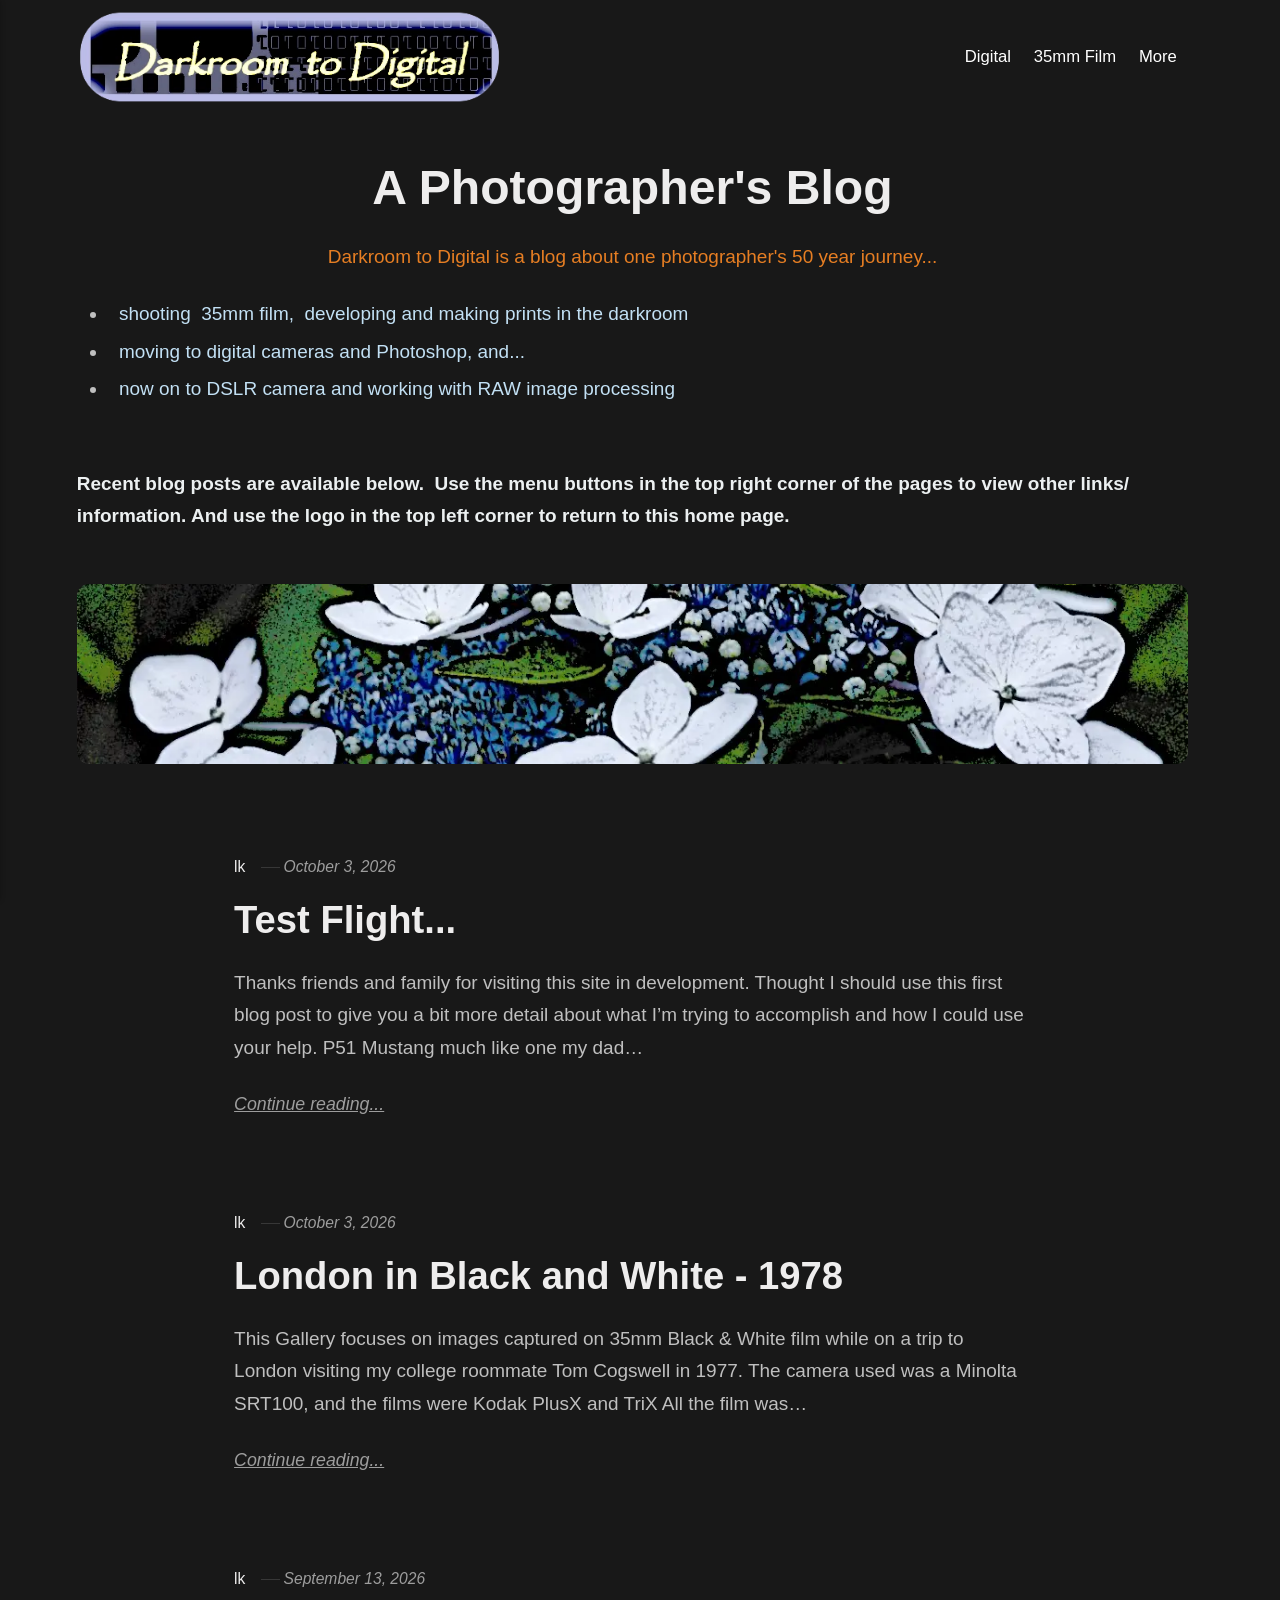
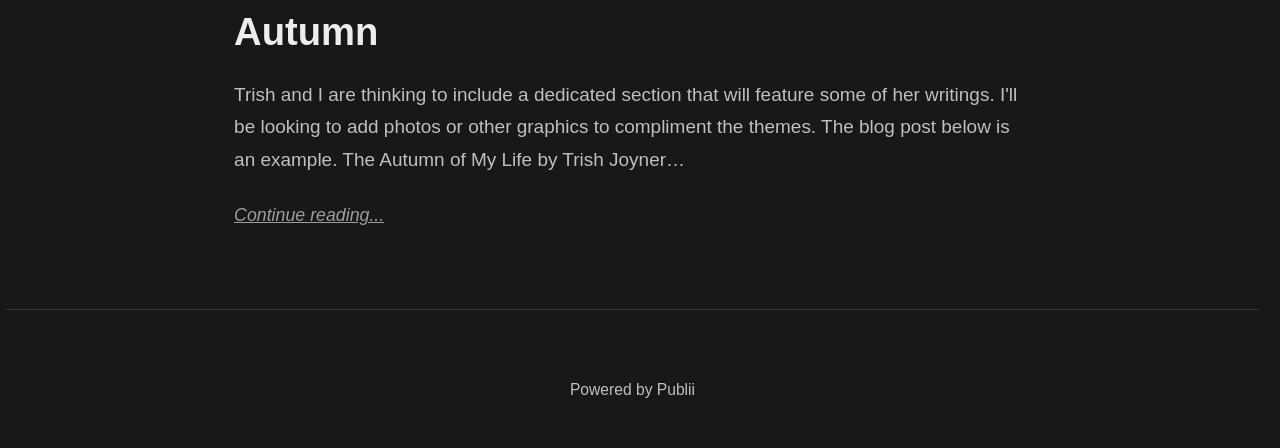
<file: index.html>
<!DOCTYPE html><html lang="en-gb"><head><meta charset="utf-8"><meta http-equiv="X-UA-Compatible" content="IE=edge"><meta name="viewport" content="width=device-width,initial-scale=1"><title>Darkroom 2 Digital</title><meta name="generator" content="Publii Open-Source CMS for Static Site"><link rel="canonical" href="https://lkjjr.github.io/D2D/"><link rel="alternate" type="application/atom+xml" href="https://lkjjr.github.io/D2D/feed.xml" title="Darkroom 2 Digital - RSS"><link rel="alternate" type="application/json" href="https://lkjjr.github.io/D2D/feed.json" title="Darkroom 2 Digital - JSON"><meta property="og:title" content="Darkroom 2 Digital"><meta property="og:image" content="https://lkjjr.github.io/D2D/media/website/logo.webp"><meta property="og:image:width" content="530"><meta property="og:image:height" content="115"><meta property="og:site_name" content="Darkroom 2 Digital"><meta property="og:description" content=""><meta property="og:url" content="https://lkjjr.github.io/D2D/"><meta property="og:type" content="website"><link rel="shortcut icon" href="https://lkjjr.github.io/D2D/media/website/favicon-32x32.png" type="image/x-icon"><link rel="stylesheet" href="https://lkjjr.github.io/D2D/assets/css/style.css?v&#x3D;982ad6829d322a3806605e0cb3ff41ea"><script type="application/ld+json">{"@context":"http://schema.org","@type":"Organization","name":"Darkroom 2 Digital","logo":"https://lkjjr.github.io/D2D/media/website/logo.webp","url":"https://lkjjr.github.io/D2D/"}</script><noscript><style>img[loading] {
                    opacity: 1;
                }</style></noscript></head><body class="home-template"><header class="top js-header"><a class="logo" href="https://lkjjr.github.io/D2D/"><img src="https://lkjjr.github.io/D2D/media/website/logo.webp" alt="Darkroom 2 Digital" width="530" height="115"></a><nav class="navbar js-navbar" aria-label="Main"><button class="navbar__toggle js-toggle" aria-label="Menu" aria-haspopup="true" aria-expanded="false"><span class="navbar__toggle-box"><span class="navbar__toggle-inner">Menu</span></span></button><ul class="navbar__menu"><li><a href="https://lkjjr.github.io/D2D/digital-galleries.html" target="_self">Digital</a></li><li><a href="https://lkjjr.github.io/D2D/35mm-galleries.html" target="_self">35mm Film</a></li><li><a href="https://lkjjr.github.io/D2D/links-and-more.html" title="More" target="_self">More</a></li></ul></nav></header><main><div class="hero"><header class="hero__content"><div class="wrapper"><h1 class="align-center">A Photographer's Blog</h1><p class="align-center"><span style="color: #e67e23;">Darkroom to Digital is a blog about one photographer's 50 year journey...</span></p><ul><li><span style="color: #c2e0f4;">shooting  35mm film,  developing and making prints in the darkroom</span></li><li><span style="color: #c2e0f4;">moving to digital cameras and Photoshop, and...</span></li><li><span style="color: #c2e0f4;">now on to DSLR camera and working with RAW image processing</span><br><br></li></ul><p class="align-left"><strong><span style="color: #ecf0f1;">Recent blog posts are available below.  Use the menu buttons in the top right corner of the pages to view other links/ information. And use the logo in the top left corner to return to this home page.</span></strong></p></div></header><figure class="hero__image"><div class="hero__image-wrapper"><img src="https://lkjjr.github.io/D2D/media/website/theme-bar.webp" srcset="https://lkjjr.github.io/D2D/media/website/responsive/theme-bar-xs.webp 640w, https://lkjjr.github.io/D2D/media/website/responsive/theme-bar-sm.webp 768w, https://lkjjr.github.io/D2D/media/website/responsive/theme-bar-md.webp 1024w, https://lkjjr.github.io/D2D/media/website/responsive/theme-bar-lg.webp 1366w, https://lkjjr.github.io/D2D/media/website/responsive/theme-bar-xl.webp 1600w, https://lkjjr.github.io/D2D/media/website/responsive/theme-bar-2xl.webp 1920w" sizes="88vw" loading="eager" width="1200" height="196" alt=""></div></figure></div><div class="wrapper feed"><article class="feed__item feed__item--centered"><div class="feed__content"><header><div class="feed__meta"><a href="https://lkjjr.github.io/D2D/authors/lk/" class="feed__author">lk</a> <time datetime="2026-10-03T10:22" class="feed__date">October 3, 2026</time></div><h2 class="feed__title"><a href="https://lkjjr.github.io/D2D/test-flight.html">Test Flight...</a></h2></header><p>Thanks friends and family for visiting this site in development. Thought I should use this first blog post to give you a bit more detail about what I’m trying to accomplish and how I could use your help. P51 Mustang much like one my dad&hellip;</p><a href="https://lkjjr.github.io/D2D/test-flight.html" class="readmore feed__readmore">Continue reading...</a></div></article><article class="feed__item feed__item--centered"><div class="feed__content"><header><div class="feed__meta"><a href="https://lkjjr.github.io/D2D/authors/lk/" class="feed__author">lk</a> <time datetime="2026-10-03T09:56" class="feed__date">October 3, 2026</time></div><h2 class="feed__title"><a href="https://lkjjr.github.io/D2D/london-in-balck-and-white-1977.html">London in Black and White - 1978</a></h2></header><p>This Gallery focuses on images captured on 35mm Black &amp; White film while on a trip to London visiting my college roommate Tom Cogswell in 1977. The camera used was a Minolta SRT100, and the films were Kodak PlusX and TriX All the film was&hellip;</p><a href="https://lkjjr.github.io/D2D/london-in-balck-and-white-1977.html" class="readmore feed__readmore">Continue reading...</a></div></article><article class="feed__item feed__item--centered"><div class="feed__content"><header><div class="feed__meta"><a href="https://lkjjr.github.io/D2D/authors/lk/" class="feed__author">lk</a> <time datetime="2026-09-13T09:35" class="feed__date">September 13, 2026</time></div><h2 class="feed__title"><a href="https://lkjjr.github.io/D2D/the-autumn-of-my-life.html">Autumn</a></h2></header><p>Trish and I are thinking to include a dedicated section that will feature some of her writings. I'll be looking to add photos or other graphics to compliment the themes. The blog post below is an example. The Autumn of My Life by Trish Joyner&hellip;</p><a href="https://lkjjr.github.io/D2D/the-autumn-of-my-life.html" class="readmore feed__readmore">Continue reading...</a></div></article></div></main><footer class="footer"><div class="wrapper"><div class="footer__copyright"><p>Powered by Publii</p></div><button id="backToTop" class="footer__bttop" aria-label="Back to top" title="Back to top"><svg width="20" height="20"><use xlink:href="https://lkjjr.github.io/D2D/assets/svg/svg-map.svg#toparrow"/></svg></button></div></footer><script defer="defer" src="https://lkjjr.github.io/D2D/assets/js/scripts.min.js?v&#x3D;548663b90e1600fd2c2dd54433d04b71"></script><script>window.publiiThemeMenuConfig={mobileMenuMode:'sidebar',animationSpeed:300,submenuWidth: 'auto',doubleClickTime:500,mobileMenuExpandableSubmenus:true,relatedContainerForOverlayMenuSelector:'.top'};</script><script>var images = document.querySelectorAll('img[loading]');
        for (var i = 0; i < images.length; i++) {
            if (images[i].complete) {
                images[i].classList.add('is-loaded');
            } else {
                images[i].addEventListener('load', function () {
                    this.classList.add('is-loaded');
                }, false);
            }
        }</script></body></html>
</file>
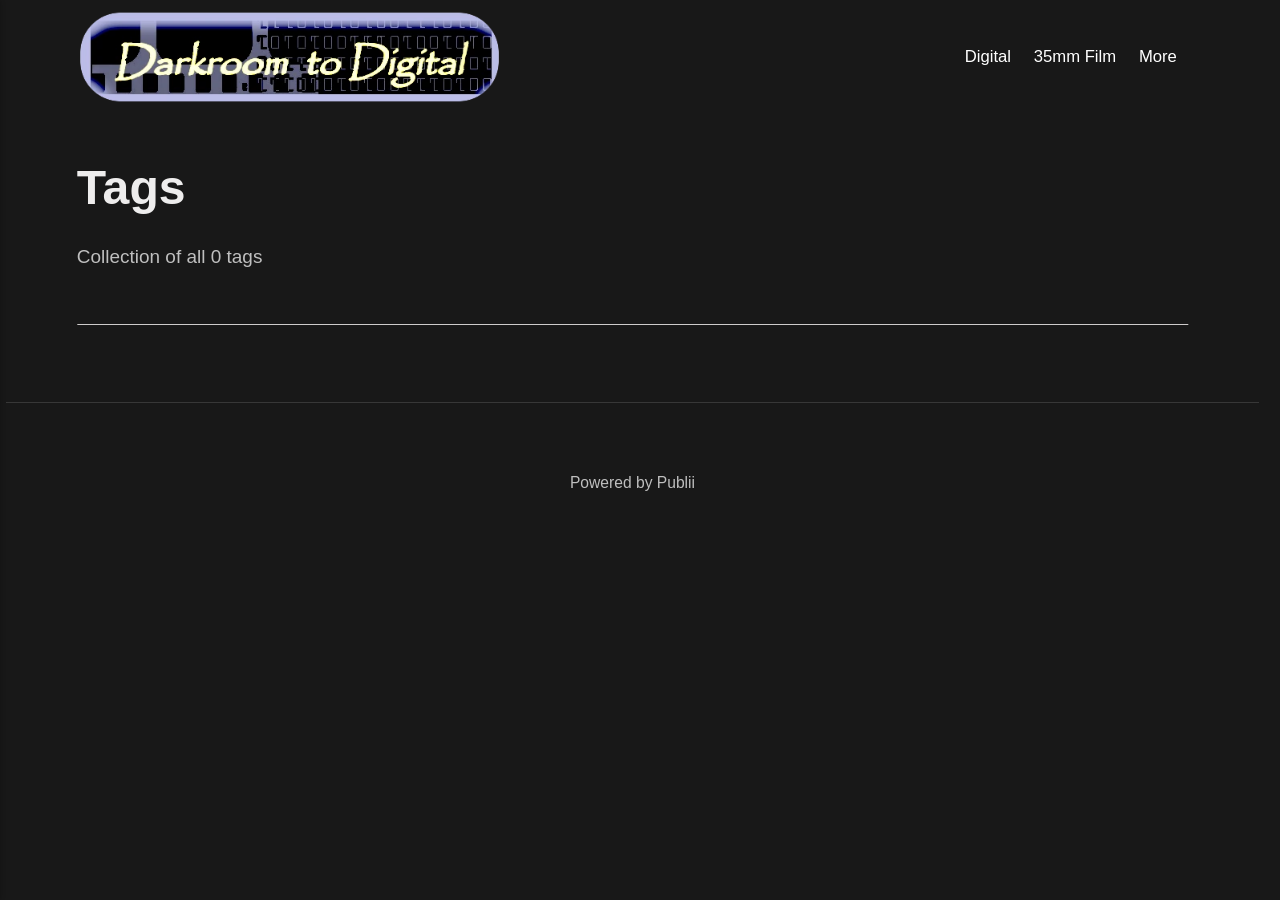
<file: tags/index.html>
<!DOCTYPE html><html lang="en-gb"><head><meta charset="utf-8"><meta http-equiv="X-UA-Compatible" content="IE=edge"><meta name="viewport" content="width=device-width,initial-scale=1"><title>All tags - Darkroom 2 Digital</title><meta name="robots" content="noindex, follow"><meta name="generator" content="Publii Open-Source CMS for Static Site"><link rel="alternate" type="application/atom+xml" href="https://lkjjr.github.io/D2D/feed.xml" title="Darkroom 2 Digital - RSS"><link rel="alternate" type="application/json" href="https://lkjjr.github.io/D2D/feed.json" title="Darkroom 2 Digital - JSON"><meta property="og:title" content="Darkroom 2 Digital"><meta property="og:image" content="https://lkjjr.github.io/D2D/media/website/logo.webp"><meta property="og:image:width" content="530"><meta property="og:image:height" content="115"><meta property="og:site_name" content="Darkroom 2 Digital"><meta property="og:description" content=""><meta property="og:url" content="https://lkjjr.github.io/D2D/tags/"><meta property="og:type" content="website"><link rel="shortcut icon" href="https://lkjjr.github.io/D2D/media/website/favicon-32x32.png" type="image/x-icon"><link rel="stylesheet" href="https://lkjjr.github.io/D2D/assets/css/style.css?v&#x3D;982ad6829d322a3806605e0cb3ff41ea"><script type="application/ld+json">{"@context":"http://schema.org","@type":"Organization","name":"Darkroom 2 Digital","logo":"https://lkjjr.github.io/D2D/media/website/logo.webp","url":"https://lkjjr.github.io/D2D/"}</script><noscript><style>img[loading] {
                    opacity: 1;
                }</style></noscript></head><body class="tags-template"><header class="top js-header"><a class="logo" href="https://lkjjr.github.io/D2D/"><img src="https://lkjjr.github.io/D2D/media/website/logo.webp" alt="Darkroom 2 Digital" width="530" height="115"></a><nav class="navbar js-navbar" aria-label="Main"><button class="navbar__toggle js-toggle" aria-label="Menu" aria-haspopup="true" aria-expanded="false"><span class="navbar__toggle-box"><span class="navbar__toggle-inner">Menu</span></span></button><ul class="navbar__menu"><li><a href="https://lkjjr.github.io/D2D/digital-galleries.html" target="_self">Digital</a></li><li><a href="https://lkjjr.github.io/D2D/35mm-galleries.html" target="_self">35mm Film</a></li><li><a href="https://lkjjr.github.io/D2D/links-and-more.html" title="More" target="_self">More</a></li></ul></nav></header><main class="page page--tags"><div class="hero hero--noimage"><header class="hero__content"><div class="wrapper"><h1>Tags</h1><p class="page__desc">Collection of all 0 tags</p></div></header></div><div class="wrapper"><ul class="feed feed--grid"></ul></div></main><footer class="footer"><div class="wrapper"><div class="footer__copyright"><p>Powered by Publii</p></div><button id="backToTop" class="footer__bttop" aria-label="Back to top" title="Back to top"><svg width="20" height="20"><use xlink:href="https://lkjjr.github.io/D2D/assets/svg/svg-map.svg#toparrow"/></svg></button></div></footer><script defer="defer" src="https://lkjjr.github.io/D2D/assets/js/scripts.min.js?v&#x3D;548663b90e1600fd2c2dd54433d04b71"></script><script>window.publiiThemeMenuConfig={mobileMenuMode:'sidebar',animationSpeed:300,submenuWidth: 'auto',doubleClickTime:500,mobileMenuExpandableSubmenus:true,relatedContainerForOverlayMenuSelector:'.top'};</script><script>var images = document.querySelectorAll('img[loading]');
        for (var i = 0; i < images.length; i++) {
            if (images[i].complete) {
                images[i].classList.add('is-loaded');
            } else {
                images[i].addEventListener('load', function () {
                    this.classList.add('is-loaded');
                }, false);
            }
        }</script></body></html>
</file>
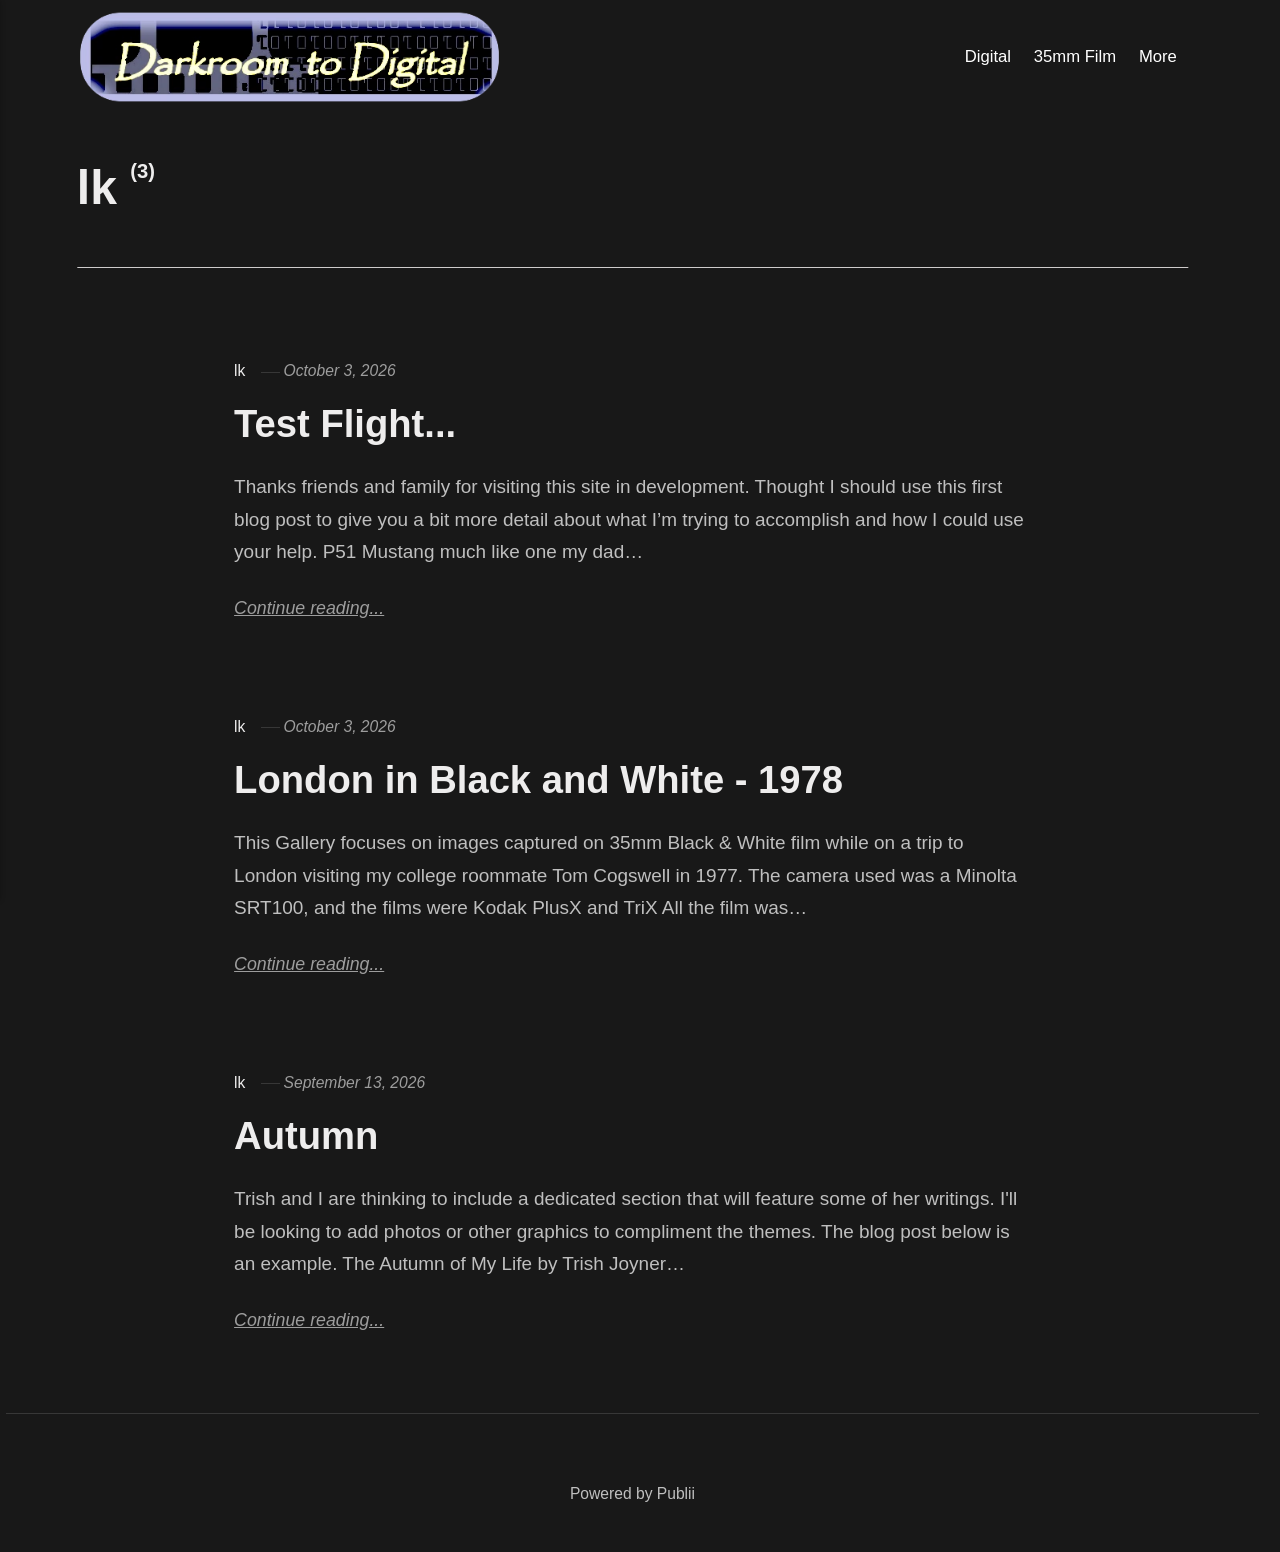
<file: authors/lk/index.html>
<!DOCTYPE html><html lang="en-gb"><head><meta charset="utf-8"><meta http-equiv="X-UA-Compatible" content="IE=edge"><meta name="viewport" content="width=device-width,initial-scale=1"><title>Author: lk - Darkroom 2 Digital</title><meta name="robots" content="noindex, follow"><meta name="generator" content="Publii Open-Source CMS for Static Site"><link rel="alternate" type="application/atom+xml" href="https://lkjjr.github.io/D2D/feed.xml" title="Darkroom 2 Digital - RSS"><link rel="alternate" type="application/json" href="https://lkjjr.github.io/D2D/feed.json" title="Darkroom 2 Digital - JSON"><meta property="og:title" content="lk"><meta property="og:image" content="https://lkjjr.github.io/D2D/media/website/logo.webp"><meta property="og:image:width" content="530"><meta property="og:image:height" content="115"><meta property="og:site_name" content="Darkroom 2 Digital"><meta property="og:description" content=""><meta property="og:url" content="https://lkjjr.github.io/D2D/authors/lk/"><meta property="og:type" content="website"><link rel="shortcut icon" href="https://lkjjr.github.io/D2D/media/website/favicon-32x32.png" type="image/x-icon"><link rel="stylesheet" href="https://lkjjr.github.io/D2D/assets/css/style.css?v&#x3D;982ad6829d322a3806605e0cb3ff41ea"><script type="application/ld+json">{"@context":"http://schema.org","@type":"Organization","name":"Darkroom 2 Digital","logo":"https://lkjjr.github.io/D2D/media/website/logo.webp","url":"https://lkjjr.github.io/D2D/"}</script><noscript><style>img[loading] {
                    opacity: 1;
                }</style></noscript></head><body class="author-template"><header class="top js-header"><a class="logo" href="https://lkjjr.github.io/D2D/"><img src="https://lkjjr.github.io/D2D/media/website/logo.webp" alt="Darkroom 2 Digital" width="530" height="115"></a><nav class="navbar js-navbar" aria-label="Main"><button class="navbar__toggle js-toggle" aria-label="Menu" aria-haspopup="true" aria-expanded="false"><span class="navbar__toggle-box"><span class="navbar__toggle-inner">Menu</span></span></button><ul class="navbar__menu"><li><a href="https://lkjjr.github.io/D2D/digital-galleries.html" target="_self">Digital</a></li><li><a href="https://lkjjr.github.io/D2D/35mm-galleries.html" target="_self">35mm Film</a></li><li><a href="https://lkjjr.github.io/D2D/links-and-more.html" title="More" target="_self">More</a></li></ul></nav></header><main class="page page--author"><div class="hero hero--noimage"><header class="hero__content"><div class="wrapper page--author__wrapper"><div><h1>lk <sup>(3)</sup></h1></div></div></header></div><div class="wrapper feed"><article class="feed__item feed__item--centered"><div class="feed__content"><header><div class="feed__meta"><a href="https://lkjjr.github.io/D2D/authors/lk/" class="feed__author">lk</a> <time datetime="2026-10-03T10:22" class="feed__date">October 3, 2026</time></div><h2 class="feed__title"><a href="https://lkjjr.github.io/D2D/test-flight.html">Test Flight...</a></h2></header><p>Thanks friends and family for visiting this site in development. Thought I should use this first blog post to give you a bit more detail about what I’m trying to accomplish and how I could use your help. P51 Mustang much like one my dad&hellip;</p><a href="https://lkjjr.github.io/D2D/test-flight.html" class="readmore feed__readmore">Continue reading...</a></div></article><article class="feed__item feed__item--centered"><div class="feed__content"><header><div class="feed__meta"><a href="https://lkjjr.github.io/D2D/authors/lk/" class="feed__author">lk</a> <time datetime="2026-10-03T09:56" class="feed__date">October 3, 2026</time></div><h2 class="feed__title"><a href="https://lkjjr.github.io/D2D/london-in-balck-and-white-1977.html">London in Black and White - 1978</a></h2></header><p>This Gallery focuses on images captured on 35mm Black &amp; White film while on a trip to London visiting my college roommate Tom Cogswell in 1977. The camera used was a Minolta SRT100, and the films were Kodak PlusX and TriX All the film was&hellip;</p><a href="https://lkjjr.github.io/D2D/london-in-balck-and-white-1977.html" class="readmore feed__readmore">Continue reading...</a></div></article><article class="feed__item feed__item--centered"><div class="feed__content"><header><div class="feed__meta"><a href="https://lkjjr.github.io/D2D/authors/lk/" class="feed__author">lk</a> <time datetime="2026-09-13T09:35" class="feed__date">September 13, 2026</time></div><h2 class="feed__title"><a href="https://lkjjr.github.io/D2D/the-autumn-of-my-life.html">Autumn</a></h2></header><p>Trish and I are thinking to include a dedicated section that will feature some of her writings. I'll be looking to add photos or other graphics to compliment the themes. The blog post below is an example. The Autumn of My Life by Trish Joyner&hellip;</p><a href="https://lkjjr.github.io/D2D/the-autumn-of-my-life.html" class="readmore feed__readmore">Continue reading...</a></div></article></div></main><footer class="footer"><div class="wrapper"><div class="footer__copyright"><p>Powered by Publii</p></div><button id="backToTop" class="footer__bttop" aria-label="Back to top" title="Back to top"><svg width="20" height="20"><use xlink:href="https://lkjjr.github.io/D2D/assets/svg/svg-map.svg#toparrow"/></svg></button></div></footer><script defer="defer" src="https://lkjjr.github.io/D2D/assets/js/scripts.min.js?v&#x3D;548663b90e1600fd2c2dd54433d04b71"></script><script>window.publiiThemeMenuConfig={mobileMenuMode:'sidebar',animationSpeed:300,submenuWidth: 'auto',doubleClickTime:500,mobileMenuExpandableSubmenus:true,relatedContainerForOverlayMenuSelector:'.top'};</script><script>var images = document.querySelectorAll('img[loading]');
        for (var i = 0; i < images.length; i++) {
            if (images[i].complete) {
                images[i].classList.add('is-loaded');
            } else {
                images[i].addEventListener('load', function () {
                    this.classList.add('is-loaded');
                }, false);
            }
        }</script></body></html>
</file>
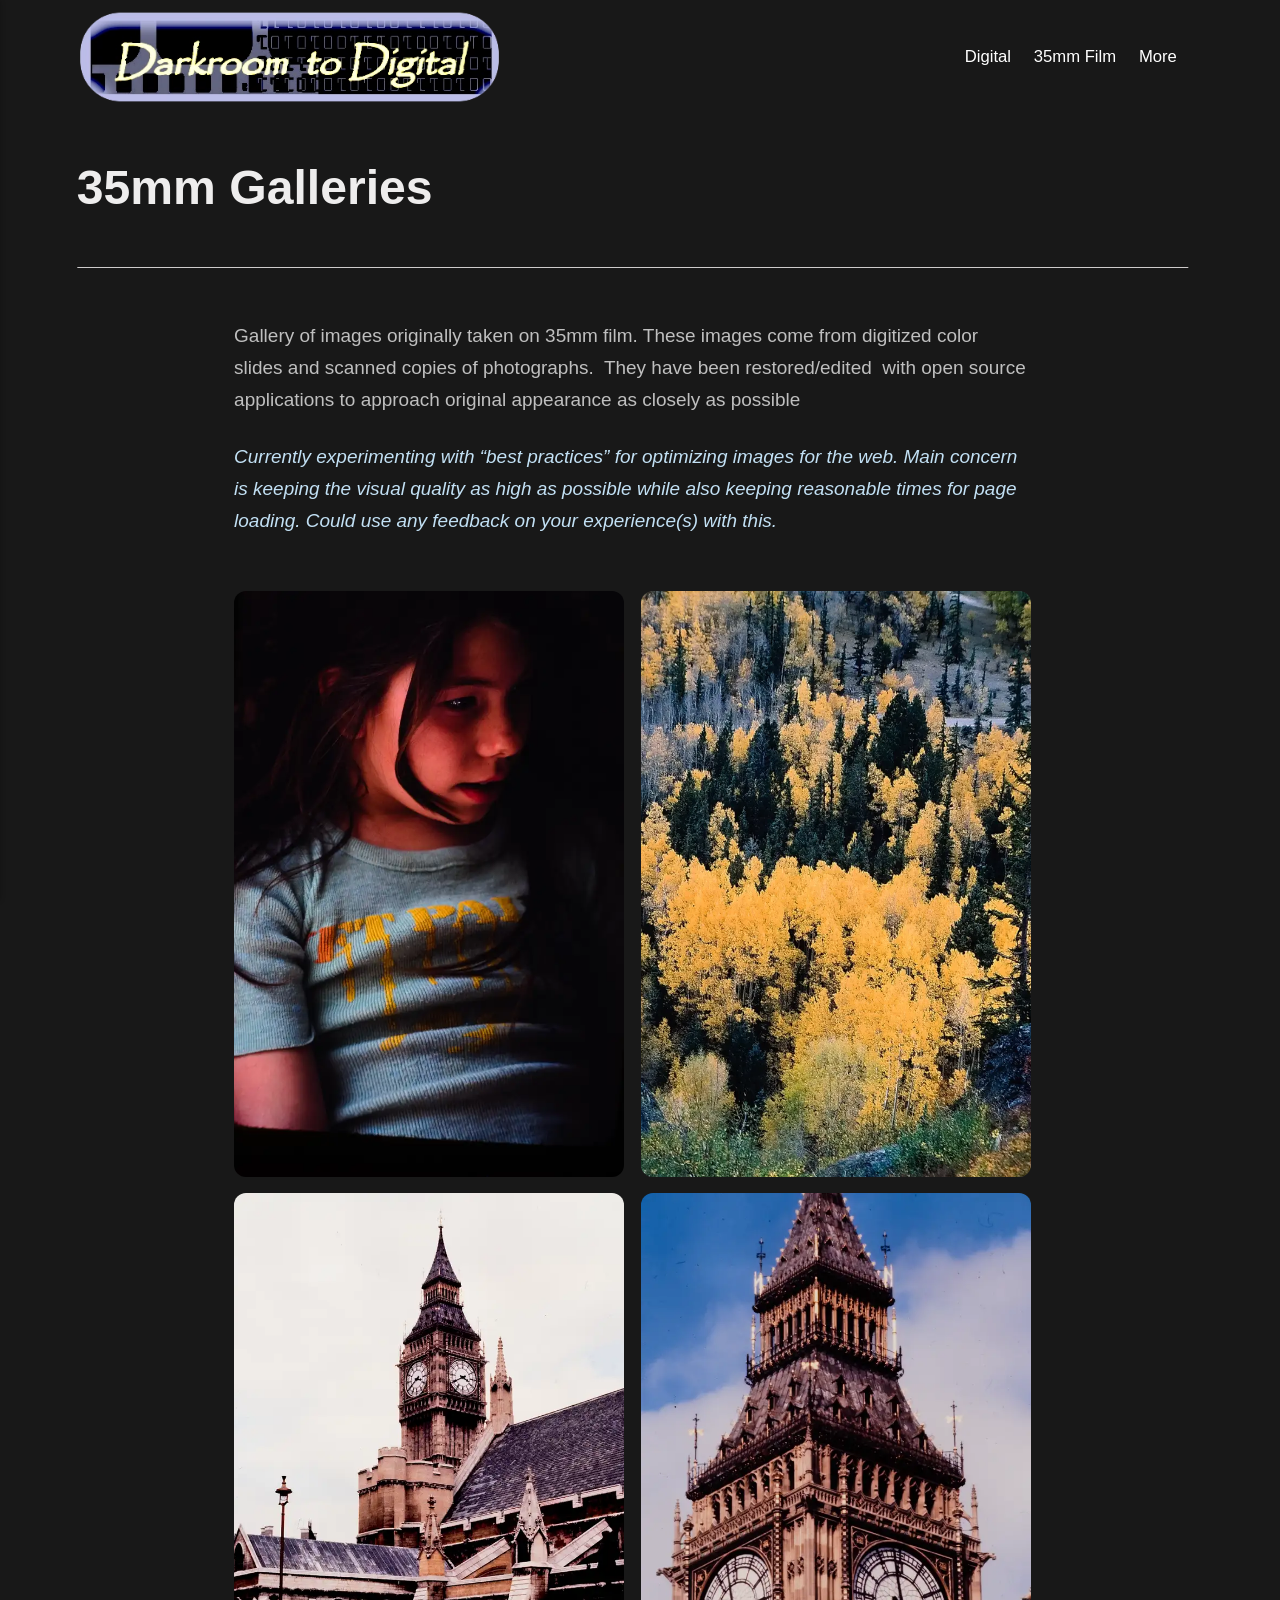
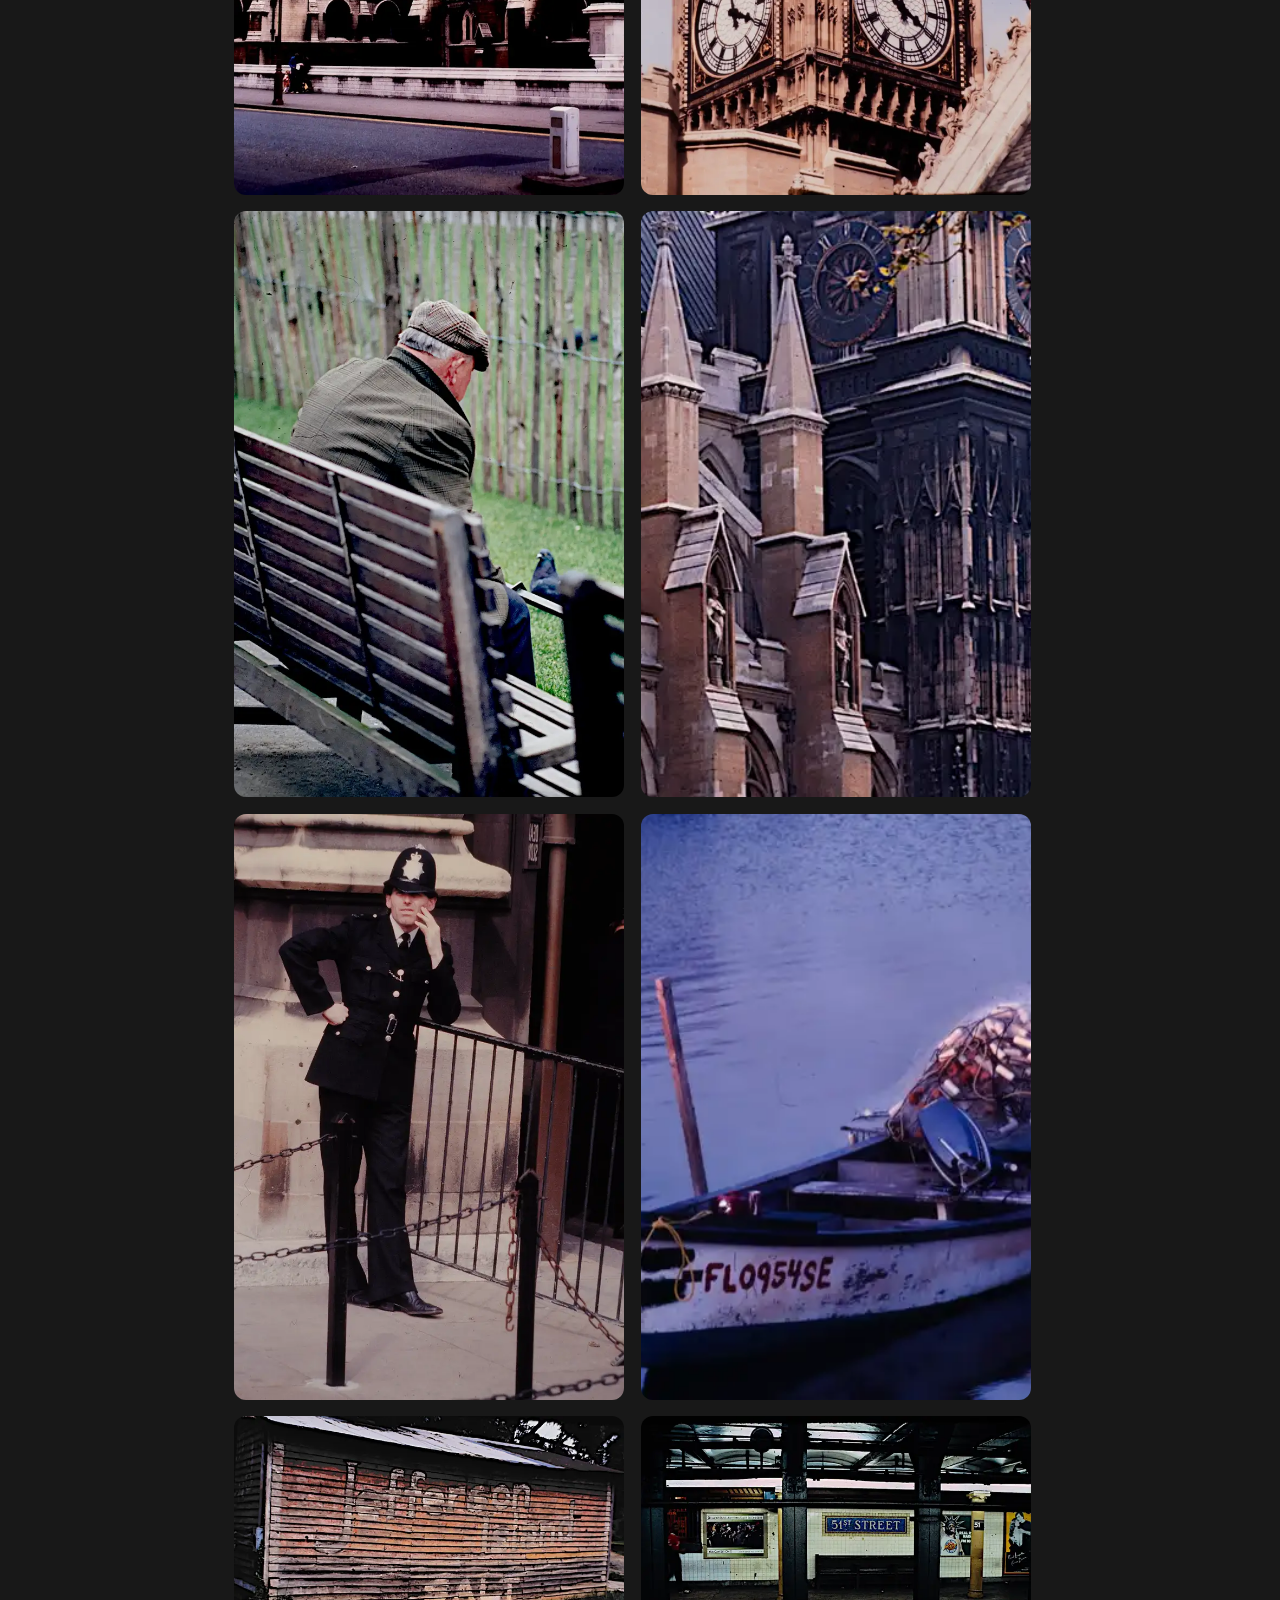
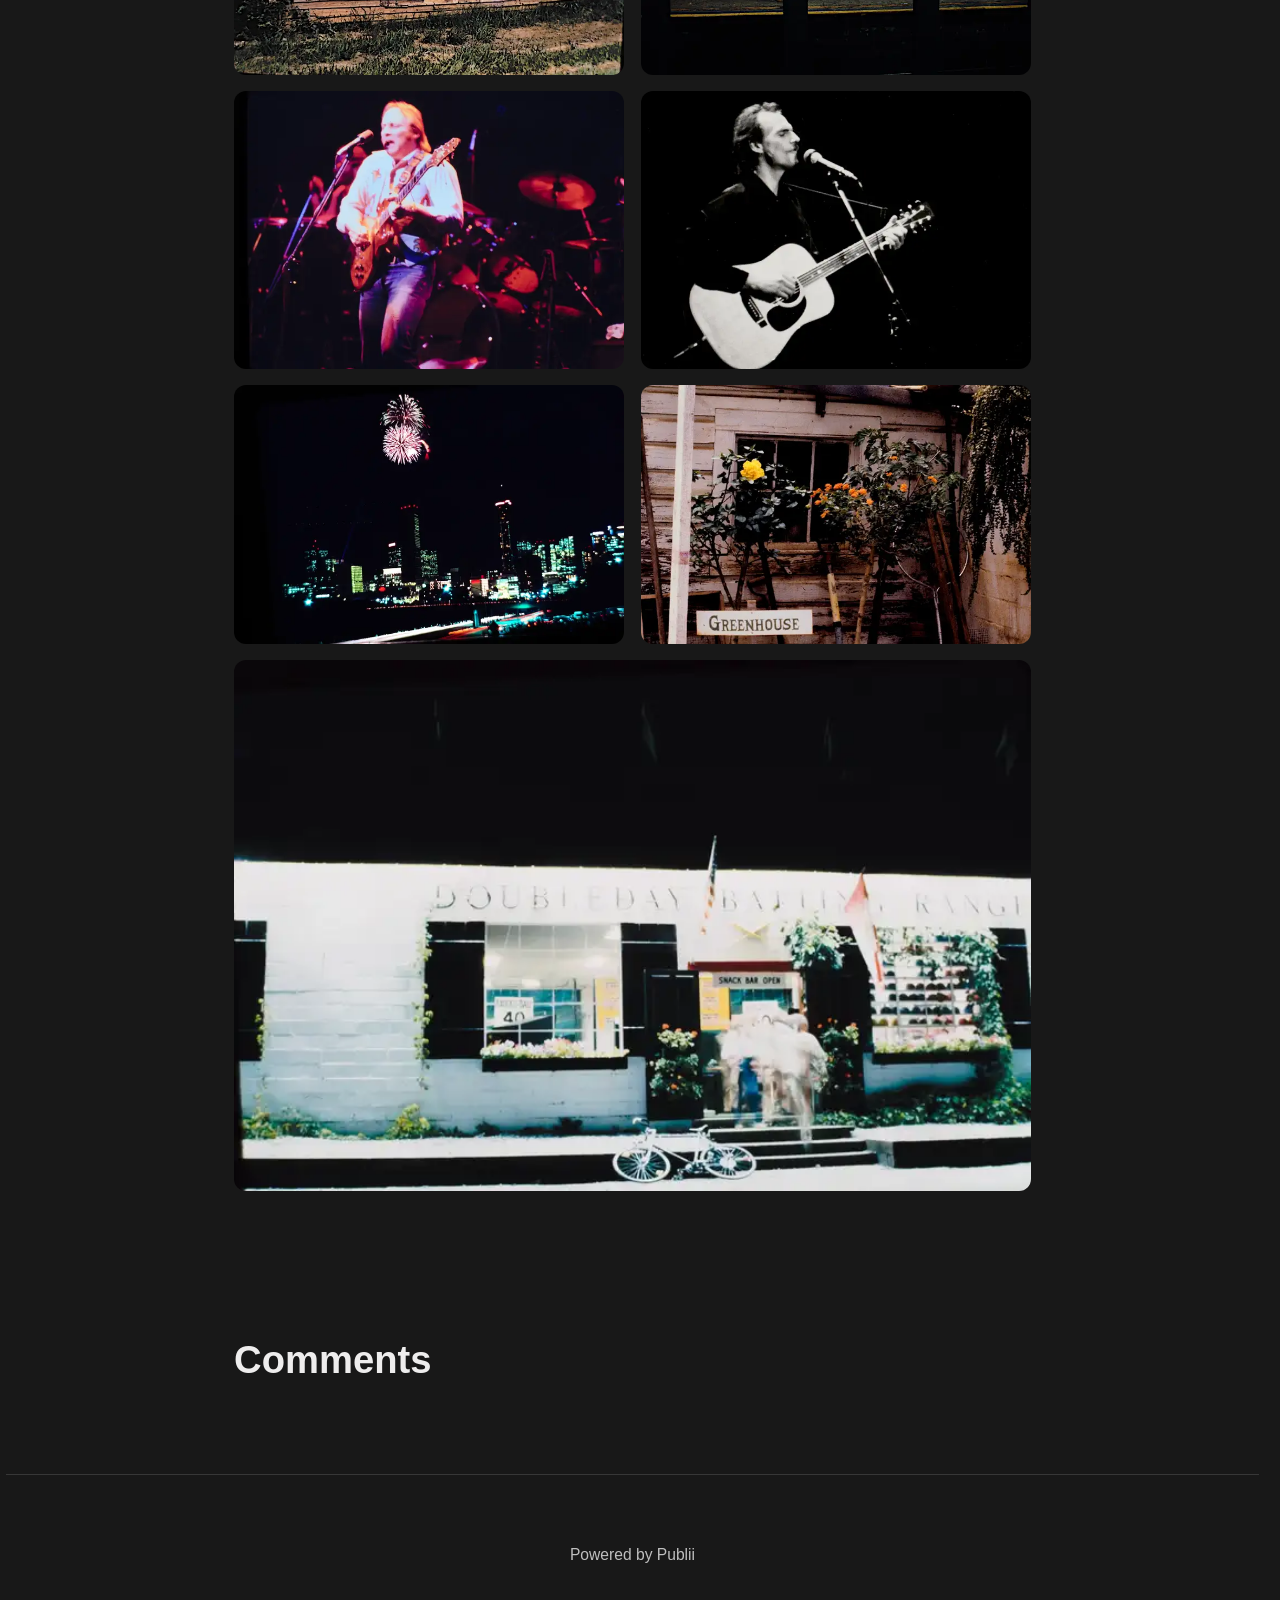
<file: 35mm-galleries.html>
<!DOCTYPE html><html lang="en-gb"><head><meta charset="utf-8"><meta http-equiv="X-UA-Compatible" content="IE=edge"><meta name="viewport" content="width=device-width,initial-scale=1"><title>35mm Galleries - Darkroom 2 Digital</title><meta name="description" content="Gallery of images originally taken on 35mm film. These images come from digitized color slides and scanned copies of photographs. They have been restored/edited with open source applications to approach original appearance as closely as possible Currently experimenting with “best practices” for optimizing images for&amp;hellip;"><meta name="generator" content="Publii Open-Source CMS for Static Site"><link rel="canonical" href="https://lkjjr.github.io/D2D/35mm-galleries.html"><link rel="alternate" type="application/atom+xml" href="https://lkjjr.github.io/D2D/feed.xml" title="Darkroom 2 Digital - RSS"><link rel="alternate" type="application/json" href="https://lkjjr.github.io/D2D/feed.json" title="Darkroom 2 Digital - JSON"><meta property="og:title" content="35mm Galleries"><meta property="og:image" content="https://lkjjr.github.io/D2D/media/website/logo.webp"><meta property="og:image:width" content="530"><meta property="og:image:height" content="115"><meta property="og:site_name" content="Darkroom 2 Digital"><meta property="og:description" content="Gallery of images originally taken on 35mm film. These images come from digitized color slides and scanned copies of photographs. They have been restored/edited with open source applications to approach original appearance as closely as possible Currently experimenting with “best practices” for optimizing images for&amp;hellip;"><meta property="og:url" content="https://lkjjr.github.io/D2D/35mm-galleries.html"><meta property="og:type" content="article"><link rel="shortcut icon" href="https://lkjjr.github.io/D2D/media/website/favicon-32x32.png" type="image/x-icon"><link rel="stylesheet" href="https://lkjjr.github.io/D2D/assets/css/style.css?v&#x3D;982ad6829d322a3806605e0cb3ff41ea"><script type="application/ld+json">{"@context":"http://schema.org","@type":"Article","mainEntityOfPage":{"@type":"WebPage","@id":"https://lkjjr.github.io/D2D/35mm-galleries.html"},"headline":"35mm Galleries","datePublished":"2026-09-30T14:16-04:00","dateModified":"2026-11-12T08:17-05:00","image":{"@type":"ImageObject","url":"https://lkjjr.github.io/D2D/media/website/logo.webp","height":115,"width":530},"description":"Gallery of images originally taken on 35mm film. These images come from digitized color slides and scanned copies of photographs. They have been restored/edited with open source applications to approach original appearance as closely as possible Currently experimenting with “best practices” for optimizing images for&hellip;","author":{"@type":"Person","name":"lk","url":"https://lkjjr.github.io/D2D/authors/lk/"},"publisher":{"@type":"Organization","name":"lk","logo":{"@type":"ImageObject","url":"https://lkjjr.github.io/D2D/media/website/logo.webp","height":115,"width":530}}}</script><noscript><style>img[loading] {
                    opacity: 1;
                }</style></noscript><link rel="stylesheet" href="https://lkjjr.github.io/D2D/media/plugins/coreLightboxGallery/photoswipe.min.css"><style>:root {
		       	 --pswp-bg: #000000;
					 --pswp-placeholder-bg: rgba(38, 40, 44, 1);
					 --pswp-ui-bg: rgba(38, 40, 44, .5);
                --pswp-ui-color: #ffffff;
                --pswp-icon-stroke-width: 1.5;
                --pswp-icon-size: 24px;
            }

				.pswp--zoomed-in .pswp__zoom-icn-bar-v {
					display: none;
				}</style></head><body class="page-template"><header class="top js-header"><a class="logo" href="https://lkjjr.github.io/D2D/"><img src="https://lkjjr.github.io/D2D/media/website/logo.webp" alt="Darkroom 2 Digital" width="530" height="115"></a><nav class="navbar js-navbar" aria-label="Main"><button class="navbar__toggle js-toggle" aria-label="Menu" aria-haspopup="true" aria-expanded="false"><span class="navbar__toggle-box"><span class="navbar__toggle-inner">Menu</span></span></button><ul class="navbar__menu"><li><a href="https://lkjjr.github.io/D2D/digital-galleries.html" target="_self">Digital</a></li><li class="active"><a href="https://lkjjr.github.io/D2D/35mm-galleries.html" target="_self">35mm Film</a></li><li><a href="https://lkjjr.github.io/D2D/links-and-more.html" title="More" target="_self">More</a></li></ul></nav></header><main class="page"><article class="content"><div class="hero hero--noimage"><header class="hero__content"><div class="wrapper"><h1>35mm Galleries</h1></div></header></div><div class="entry-wrapper content__entry"><p>Gallery of images originally taken on 35mm film. These images come from digitized color slides and scanned copies of photographs.  They have been restored/edited  with open source applications to approach original appearance as closely as possible</p><p><span style="color: #c2e0f4;"><em>Currently experimenting with “best practices” for optimizing images for the web. Main concern is keeping the visual quality as high as possible while also keeping reasonable times for page loading. Could use any feedback on your experience(s) with this.</em></span></p><div class="gallery-wrapper"><div class="gallery" data-is-empty="false" data-translation="Add images" data-columns="2"><figure class="gallery__item"><a href="https://lkjjr.github.io/D2D/media/posts/8/gallery/Michelle.webp" data-pswp-width="799" data-pswp-height="1200"><img loading="lazy" src="https://lkjjr.github.io/D2D/media/posts/8/gallery/Michelle-thumbnail.webp" alt="Michelle" width="720" height="1081"></a></figure><figure class="gallery__item"><a href="https://lkjjr.github.io/D2D/media/posts/8/gallery/aspen.webp" data-pswp-width="895" data-pswp-height="1200"><img loading="lazy" src="https://lkjjr.github.io/D2D/media/posts/8/gallery/aspen-thumbnail.webp" alt="Aspens" width="720" height="965"></a></figure><figure class="gallery__item"><a href="https://lkjjr.github.io/D2D/media/posts/8/gallery/bigben1.webp" data-pswp-width="799" data-pswp-height="1200"><img loading="lazy" src="https://lkjjr.github.io/D2D/media/posts/8/gallery/bigben1-thumbnail.webp" alt="Big Ben" width="720" height="1081"></a></figure><figure class="gallery__item"><a href="https://lkjjr.github.io/D2D/media/posts/8/gallery/bigben2.webp" data-pswp-width="778" data-pswp-height="1200"><img loading="lazy" src="https://lkjjr.github.io/D2D/media/posts/8/gallery/bigben2-thumbnail.webp" alt="Big Ben" width="720" height="1111"></a></figure><figure class="gallery__item"><a href="https://lkjjr.github.io/D2D/media/posts/8/gallery/park-bench.webp" data-pswp-width="799" data-pswp-height="1200"><img loading="lazy" src="https://lkjjr.github.io/D2D/media/posts/8/gallery/park-bench-thumbnail.webp" alt="Park Bench London" width="720" height="1081"></a></figure><figure class="gallery__item"><a href="https://lkjjr.github.io/D2D/media/posts/8/gallery/winchester.webp" data-pswp-width="1200" data-pswp-height="799"><img loading="lazy" src="https://lkjjr.github.io/D2D/media/posts/8/gallery/winchester-thumbnail.webp" alt="Winchester Cathedral (mid renovation)" width="720" height="479"></a></figure><figure class="gallery__item"><a href="https://lkjjr.github.io/D2D/media/posts/8/gallery/bobby.webp" data-pswp-width="799" data-pswp-height="1200"><img loading="lazy" src="https://lkjjr.github.io/D2D/media/posts/8/gallery/bobby-thumbnail.webp" alt="London bobby" width="720" height="1081"></a></figure><figure class="gallery__item"><a href="https://lkjjr.github.io/D2D/media/posts/8/gallery/boat.webp" data-pswp-width="1200" data-pswp-height="799"><img loading="lazy" src="https://lkjjr.github.io/D2D/media/posts/8/gallery/boat-thumbnail.webp" alt="Fishing boat" width="720" height="479"></a></figure><figure class="gallery__item"><a href="https://lkjjr.github.io/D2D/media/posts/8/gallery/salt.webp" data-pswp-width="1200" data-pswp-height="799"><img loading="lazy" src="https://lkjjr.github.io/D2D/media/posts/8/gallery/salt-thumbnail.webp" alt="Jefferson Salt" width="720" height="479"></a></figure><figure class="gallery__item"><a href="https://lkjjr.github.io/D2D/media/posts/8/gallery/subway.webp" data-pswp-width="1200" data-pswp-height="799"><img loading="lazy" src="https://lkjjr.github.io/D2D/media/posts/8/gallery/subway-thumbnail.webp" alt="NYC Subway" width="720" height="479"></a></figure><figure class="gallery__item"><a href="https://lkjjr.github.io/D2D/media/posts/8/gallery/stills.webp" data-pswp-width="1200" data-pswp-height="799"><img loading="lazy" src="https://lkjjr.github.io/D2D/media/posts/8/gallery/stills-thumbnail.webp" alt="Stephen Stills" width="720" height="479"></a></figure><figure class="gallery__item"><a href="https://lkjjr.github.io/D2D/media/posts/8/gallery/JT.webp" data-pswp-width="1200" data-pswp-height="851"><img loading="lazy" src="https://lkjjr.github.io/D2D/media/posts/8/gallery/JT-thumbnail.webp" alt="James Taylor" width="720" height="511"></a></figure><figure class="gallery__item"><a href="https://lkjjr.github.io/D2D/media/posts/8/gallery/fireworks.webp" data-pswp-width="1200" data-pswp-height="799"><img loading="lazy" src="https://lkjjr.github.io/D2D/media/posts/8/gallery/fireworks-thumbnail.webp" alt="Atlanta Skyline w/fireworks" width="720" height="479"></a></figure><figure class="gallery__item"><a href="https://lkjjr.github.io/D2D/media/posts/8/gallery/greenhouse.webp" data-pswp-width="1200" data-pswp-height="680"><img loading="lazy" src="https://lkjjr.github.io/D2D/media/posts/8/gallery/greenhouse-thumbnail.webp" alt="Garden shed" width="720" height="408"></a></figure><figure class="gallery__item"><a href="https://lkjjr.github.io/D2D/media/posts/8/gallery/doubleday.webp" data-pswp-width="1200" data-pswp-height="799"><img loading="lazy" src="https://lkjjr.github.io/D2D/media/posts/8/gallery/doubleday-thumbnail.webp" alt="Doubleday Batting Range, Cooperstown NY" width="720" height="479"></a></figure></div></div></div></article><div class="content__comments"><div class="entry-wrapper"><div class="comments"><div class="comments-wrapper"><h2>Comments</h2><div id="echothread" data-echothread-comments="" data-api-key="SxR-hz58ZSLhL2H374EnqhXuR4dEr_gXBNNVcfQqB1Y" data-accent-color="#4f46e5" data-auth-button-style="labelled" data-font-size="14px" data-radius="8px" data-mobile-gap="6px" data-mobile-avatar-size="28px" data-identifier="page-8" data-page-url="https://lkjjr.github.io/D2D/35mm-galleries.html" data-page-title="35mm Galleries" data-font="system"></div><noscript>Turn on JavaScript to view and post comments.</noscript></div></div><script>(function () {
				var target = document.querySelector('#echothread[data-echothread-comments]');
				var loadEchoThread = function () {
					if (document.querySelector('script[data-echothread-comments-loader], script[src="https://cdn.echothread.io/widget.js"]')) {
						return;
					}

					var script = document.createElement('script');
					script.async = true;
					script.src = 'https://cdn.echothread.io/widget.js';
					script.setAttribute('data-echothread-comments-loader', '');
					(document.head || document.body).appendChild(script);
				};

				if (true && target && 'IntersectionObserver' in window) {
					var observer = new IntersectionObserver(function (entries) {
						for (var i = 0; i < entries.length; i++) {
							if (entries[i].isIntersecting) {
								observer.disconnect();
								loadEchoThread();
								break;
							}
						}
					}, { rootMargin: '200px 0px' });

					observer.observe(target);
				} else {
					loadEchoThread();
				}
			}());</script></div></div></main><footer class="footer"><div class="wrapper"><div class="footer__copyright"><p>Powered by Publii</p></div><button id="backToTop" class="footer__bttop" aria-label="Back to top" title="Back to top"><svg width="20" height="20"><use xlink:href="https://lkjjr.github.io/D2D/assets/svg/svg-map.svg#toparrow"/></svg></button></div></footer><script defer="defer" src="https://lkjjr.github.io/D2D/assets/js/scripts.min.js?v&#x3D;548663b90e1600fd2c2dd54433d04b71"></script><script>window.publiiThemeMenuConfig={mobileMenuMode:'sidebar',animationSpeed:300,submenuWidth: 'auto',doubleClickTime:500,mobileMenuExpandableSubmenus:true,relatedContainerForOverlayMenuSelector:'.top'};</script><script>var images = document.querySelectorAll('img[loading]');
        for (var i = 0; i < images.length; i++) {
            if (images[i].complete) {
                images[i].classList.add('is-loaded');
            } else {
                images[i].addEventListener('load', function () {
                    this.classList.add('is-loaded');
                }, false);
            }
        }</script><script type="module">import PhotoSwipeLightbox from "https://lkjjr.github.io/D2D/media/plugins/coreLightboxGallery/photoswipe-lightbox.esm.min.js";
				 const galleries = document.querySelectorAll('.gallery');
				 galleries.forEach(gallery => {
					  const lightboxOptions = {"children":"figure","mainClass":"pswp--custom-bg","showHideAnimationType":"zoom","showAnimationDuration":333,"hideAnimationDuration":333,"easing":"cubic-bezier(.4,0,.22,1)","initialZoomLevel":"fit","secondaryZoomLevel":"fill","imageClickAction":"zoom-or-close","spacing":0.1,"loop":true,"wheelToZoom":true,"escKey":true,"arrowKeys":true,"padding":{"top":0,"bottom":0,"left":0,"right":0},"arrowPrev":true,"arrowNext":true,"close":true,"zoom":true,"counter":true,"preload":[1,2],"bgOpacity":0.6,"closeTitle":"Close","zoomTitle":"Zoom","arrowPrevTitle":"Previous","arrowNextTitle":"Next","errorMsg":"The image cannot be loaded","indexIndicatorSep":" / ","arrowPrevSVG":"\u003Csvg viewBox=\"0 0 24 24\" stroke=\"currentColor\" stroke-linecap=\"round\" stroke-linejoin=\"round\" fill=\"none\" class=\"pswp__icn\" aria-hidden=\"true\"\u003E\u003Cpath d=\"M21 12L3 12M3 12L11.5 3.5M3 12L11.5 20.5\"\u003E\u003C/path\u003E\u003C/svg\u003E","arrowNextSVG":"\u003Csvg viewBox=\"0 0 24 24\" stroke=\"currentColor\" stroke-linecap=\"round\" stroke-linejoin=\"round\" fill=\"none\" class=\"pswp__icn\" aria-hidden=\"true\"\u003E\u003Cpath d=\"M21 12L3 12M3 12L11.5 3.5M3 12L11.5 20.5\"\u003E\u003C/path\u003E\u003C/svg\u003E","closeSVG":"\u003Csvg viewBox=\"0 0 24 24\" stroke=\"currentColor\" stroke-linecap=\"round\" stroke-linejoin=\"round\" fill=\"none\" class=\"pswp__icn\" aria-hidden=\"true\"\u003E\u003Cpath d=\"M6.75827 17.2426L12.0009 12M17.2435 6.75736L12.0009 12M12.0009 12L6.75827 6.75736M12.0009 12L17.2435 17.2426\"\u003E\u003C/path\u003E\u003C/svg\u003E","zoomSVG":"\u003Csvg viewBox=\"0 0 24 24\" fill=\"none\" stroke=\"currentColor\" stroke-linecap=\"round\" stroke-linejoin=\"round\" class=\"pswp__icn\" aria-hidden=\"true\"\u003E\u003Cpath d=\"M8 11H14\"\u003E\u003C/path\u003E\u003Cpath class=\"pswp__zoom-icn-bar-v\" d=\"M11 8V14\"\u003E\u003C/path\u003E\u003Cpath d=\"M17 17L21 21\"\u003E\u003C/path\u003E\u003Cpath d=\"M3 11C3 15.4183 6.58172 19 11 19C13.213 19 15.2161 18.1015 16.6644 16.6493C18.1077 15.2022 19 13.2053 19 11C19 6.58172 15.4183 3 11 3C6.58172 3 3 6.58172 3 11Z\"\u003E\u003C/path\u003E\u003C/svg\u003E"};
					  lightboxOptions.gallery = gallery;
					  lightboxOptions.pswpModule = () => import("https://lkjjr.github.io/D2D/media/plugins/coreLightboxGallery/photoswipe.esm.min.js");
					  const lightbox = new PhotoSwipeLightbox(lightboxOptions);
					  
				 lightbox.on('uiRegister', () => {
					  
				 lightbox.pswp.ui.registerElement({
					  name: 'custom-caption',
					  order: 9,
					  isButton: false,
					  appendTo: 'root',
					  html: '',
					  onInit: (el, pswp) => {
							pswp.on('change', () => {
								 const currSlideElement = pswp.currSlide.data.element.closest('figure');
								 let captionHTML = '';
								 if (currSlideElement) {
									  const figCaption = currSlideElement.querySelector('figcaption');
									  if (figCaption) {
											captionHTML = figCaption.innerHTML;
									  } else {
											captionHTML = currSlideElement.querySelector('img')?.getAttribute('alt') || '';
									  }
								 }
								 if (captionHTML.trim()) {
									  el.innerHTML = captionHTML;
									  el.classList.remove('hidden-caption-content'); 
								 } else {
									  el.innerHTML = '';
									  el.classList.add('hidden-caption-content'); 
								 }
							});
					  }
				 });
			
				 });
			
					  
			 lightbox.on('afterInit', () => {
				  const dialog = lightbox.pswp?.element;
				  if (dialog) {
						dialog.setAttribute('aria-modal', 'true');
						dialog.setAttribute('aria-label', "Image gallery");
				  }
			 });
		
					  lightbox.init();
				 });</script></body></html>
</file>
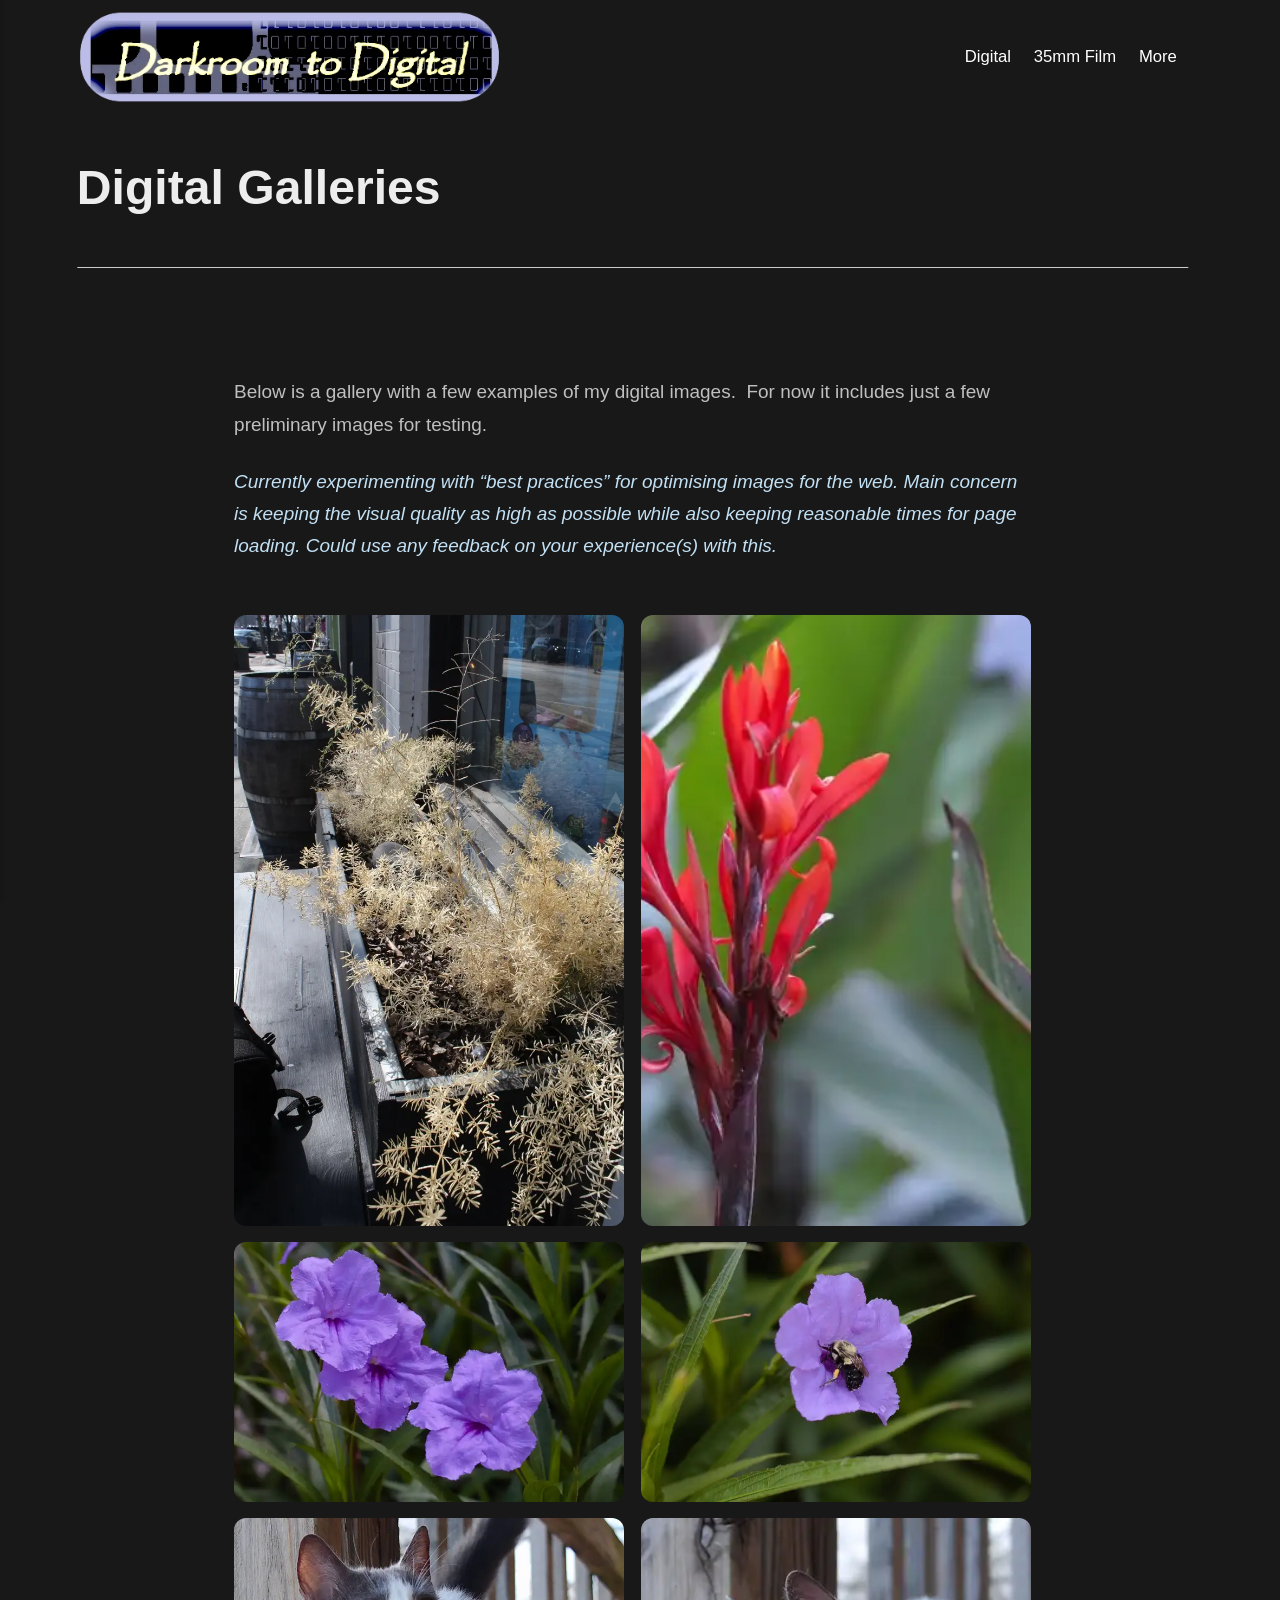
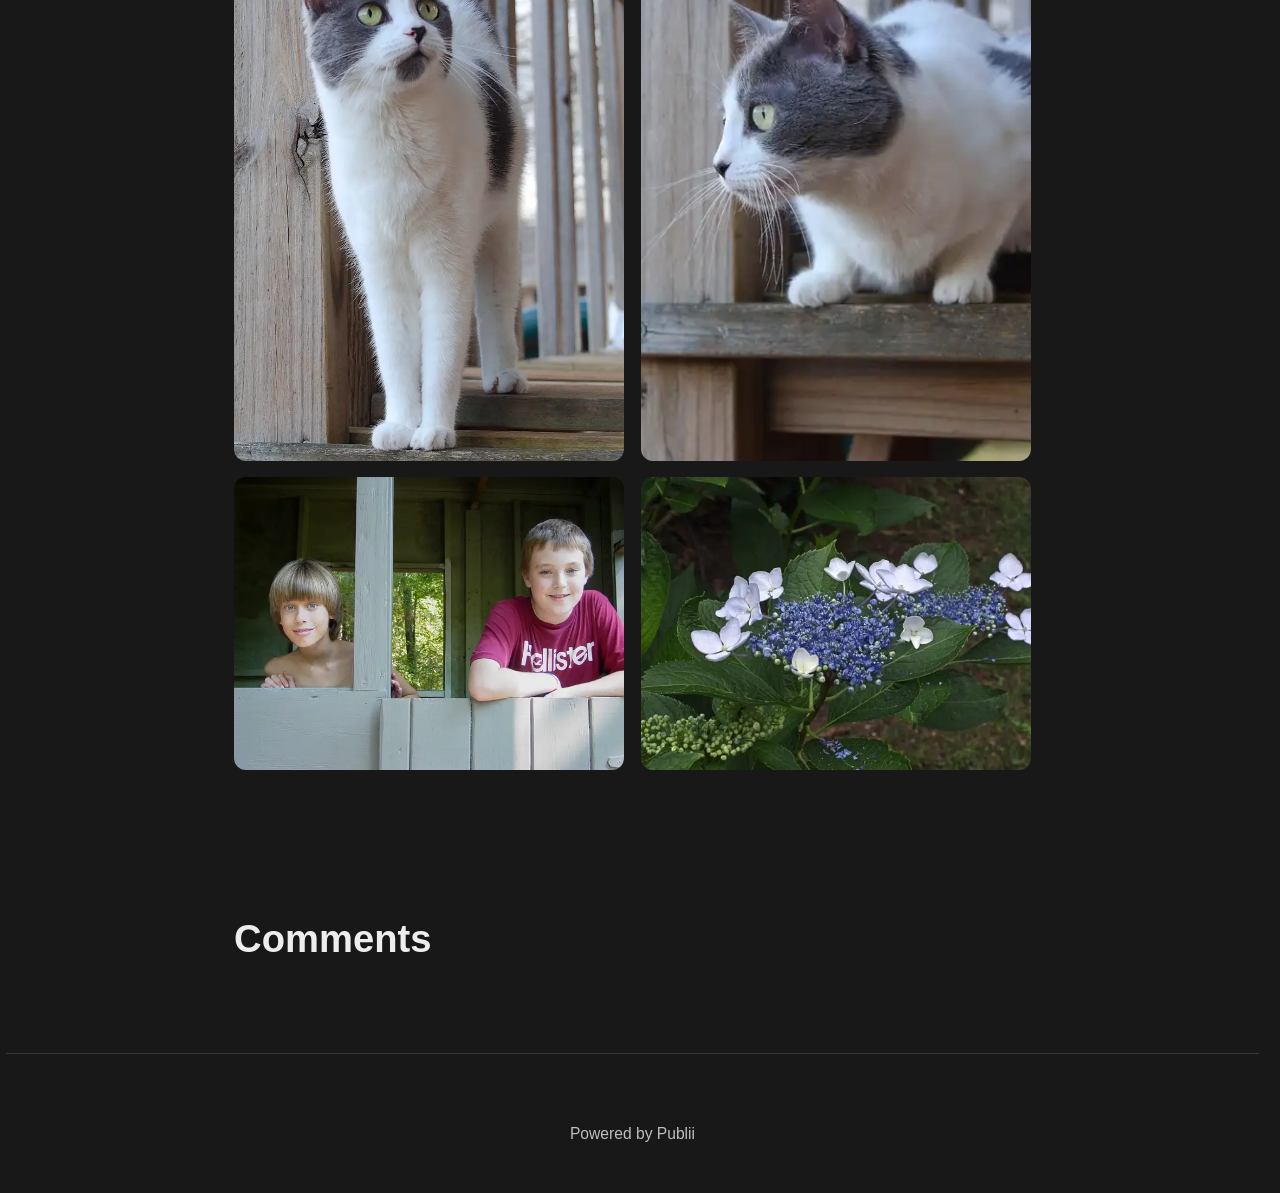
<file: digital-galleries.html>
<!DOCTYPE html><html lang="en-gb"><head><meta charset="utf-8"><meta http-equiv="X-UA-Compatible" content="IE=edge"><meta name="viewport" content="width=device-width,initial-scale=1"><title>Digital Galleries - Darkroom 2 Digital</title><meta name="description" content="Below is a gallery with a few examples of my digital images. For now it includes just a few preliminary images for testing. Currently experimenting with “best practices” for optimising images for the web. Main concern is keeping the visual quality as high as possible&amp;hellip;"><meta name="generator" content="Publii Open-Source CMS for Static Site"><link rel="canonical" href="https://lkjjr.github.io/D2D/digital-galleries.html"><link rel="alternate" type="application/atom+xml" href="https://lkjjr.github.io/D2D/feed.xml" title="Darkroom 2 Digital - RSS"><link rel="alternate" type="application/json" href="https://lkjjr.github.io/D2D/feed.json" title="Darkroom 2 Digital - JSON"><meta property="og:title" content="Digital Galleries"><meta property="og:image" content="https://lkjjr.github.io/D2D/media/website/logo.webp"><meta property="og:image:width" content="530"><meta property="og:image:height" content="115"><meta property="og:site_name" content="Darkroom 2 Digital"><meta property="og:description" content="Below is a gallery with a few examples of my digital images. For now it includes just a few preliminary images for testing. Currently experimenting with “best practices” for optimising images for the web. Main concern is keeping the visual quality as high as possible&amp;hellip;"><meta property="og:url" content="https://lkjjr.github.io/D2D/digital-galleries.html"><meta property="og:type" content="article"><link rel="shortcut icon" href="https://lkjjr.github.io/D2D/media/website/favicon-32x32.png" type="image/x-icon"><link rel="stylesheet" href="https://lkjjr.github.io/D2D/assets/css/style.css?v&#x3D;982ad6829d322a3806605e0cb3ff41ea"><script type="application/ld+json">{"@context":"http://schema.org","@type":"Article","mainEntityOfPage":{"@type":"WebPage","@id":"https://lkjjr.github.io/D2D/digital-galleries.html"},"headline":"Digital Galleries","datePublished":"2026-09-30T14:15-04:00","dateModified":"2026-11-12T08:17-05:00","image":{"@type":"ImageObject","url":"https://lkjjr.github.io/D2D/media/website/logo.webp","height":115,"width":530},"description":"Below is a gallery with a few examples of my digital images. For now it includes just a few preliminary images for testing. Currently experimenting with “best practices” for optimising images for the web. Main concern is keeping the visual quality as high as possible&hellip;","author":{"@type":"Person","name":"lk","url":"https://lkjjr.github.io/D2D/authors/lk/"},"publisher":{"@type":"Organization","name":"lk","logo":{"@type":"ImageObject","url":"https://lkjjr.github.io/D2D/media/website/logo.webp","height":115,"width":530}}}</script><noscript><style>img[loading] {
                    opacity: 1;
                }</style></noscript><link rel="stylesheet" href="https://lkjjr.github.io/D2D/media/plugins/coreLightboxGallery/photoswipe.min.css"><style>:root {
		       	 --pswp-bg: #000000;
					 --pswp-placeholder-bg: rgba(38, 40, 44, 1);
					 --pswp-ui-bg: rgba(38, 40, 44, .5);
                --pswp-ui-color: #ffffff;
                --pswp-icon-stroke-width: 1.5;
                --pswp-icon-size: 24px;
            }

				.pswp--zoomed-in .pswp__zoom-icn-bar-v {
					display: none;
				}</style></head><body class="page-template"><header class="top js-header"><a class="logo" href="https://lkjjr.github.io/D2D/"><img src="https://lkjjr.github.io/D2D/media/website/logo.webp" alt="Darkroom 2 Digital" width="530" height="115"></a><nav class="navbar js-navbar" aria-label="Main"><button class="navbar__toggle js-toggle" aria-label="Menu" aria-haspopup="true" aria-expanded="false"><span class="navbar__toggle-box"><span class="navbar__toggle-inner">Menu</span></span></button><ul class="navbar__menu"><li class="active"><a href="https://lkjjr.github.io/D2D/digital-galleries.html" target="_self">Digital</a></li><li><a href="https://lkjjr.github.io/D2D/35mm-galleries.html" target="_self">35mm Film</a></li><li><a href="https://lkjjr.github.io/D2D/links-and-more.html" title="More" target="_self">More</a></li></ul></nav></header><main class="page"><article class="content"><div class="hero hero--noimage"><header class="hero__content"><div class="wrapper"><h1>Digital Galleries</h1></div></header></div><div class="entry-wrapper content__entry"><p class="align-center"> </p><p class="align-left">Below is a gallery with a few examples of my digital images.  For now it includes just a few preliminary images for testing.  </p><p><span style="color: #c2e0f4;"><em>Currently experimenting with “best practices” for optimising images for the web. Main concern is keeping the visual quality as high as possible while also keeping reasonable times for page loading. Could use any feedback on your experience(s) with this.</em></span></p><div class="gallery-wrapper"><div class="gallery" data-is-empty="false" data-translation="Add images" data-columns="2"><figure class="gallery__item"><a href="https://lkjjr.github.io/D2D/media/posts/7/gallery/winter_planter.webp" data-pswp-width="767" data-pswp-height="1200"><img loading="lazy" src="https://lkjjr.github.io/D2D/media/posts/7/gallery/winter_planter-thumbnail.webp" alt="Winter planter" width="720" height="1126"></a></figure><figure class="gallery__item"><a href="https://lkjjr.github.io/D2D/media/posts/7/gallery/canna-lily2.webp" data-pswp-width="1200" data-pswp-height="810"><img loading="lazy" src="https://lkjjr.github.io/D2D/media/posts/7/gallery/canna-lily2-thumbnail.webp" alt="Cana Lily" width="720" height="486"></a></figure><figure class="gallery__item"><a href="https://lkjjr.github.io/D2D/media/posts/7/gallery/mexican_petunias.webp" data-pswp-width="1200" data-pswp-height="786"><img loading="lazy" src="https://lkjjr.github.io/D2D/media/posts/7/gallery/mexican_petunias-thumbnail.webp" alt="Mexican Petunia" width="720" height="472"></a></figure><figure class="gallery__item"><a href="https://lkjjr.github.io/D2D/media/posts/7/gallery/pollenate.webp" data-pswp-width="1200" data-pswp-height="799"><img loading="lazy" src="https://lkjjr.github.io/D2D/media/posts/7/gallery/pollenate-thumbnail.webp" alt="Pollenate" width="720" height="479"></a></figure><figure class="gallery__item"><a href="https://lkjjr.github.io/D2D/media/posts/7/gallery/Luna1.webp" data-pswp-width="862" data-pswp-height="1200"><img loading="lazy" src="https://lkjjr.github.io/D2D/media/posts/7/gallery/Luna1-thumbnail.webp" alt="Luna 1" width="720" height="1002"></a></figure><figure class="gallery__item"><a href="https://lkjjr.github.io/D2D/media/posts/7/gallery/Luna2.webp" data-pswp-width="1200" data-pswp-height="945"><img loading="lazy" src="https://lkjjr.github.io/D2D/media/posts/7/gallery/Luna2-thumbnail.webp" alt="Luna 2" width="720" height="567"></a></figure><figure class="gallery__item"><a href="https://lkjjr.github.io/D2D/media/posts/7/gallery/Kelley-Davis.webp" data-pswp-width="1200" data-pswp-height="900"><img loading="lazy" src="https://lkjjr.github.io/D2D/media/posts/7/gallery/Kelley-Davis-thumbnail.webp" alt="Kelley and Davis" width="720" height="540"></a></figure><figure class="gallery__item"><a href="https://lkjjr.github.io/D2D/media/posts/7/gallery/Hydrangea.webp" data-pswp-width="1200" data-pswp-height="777"><img loading="lazy" src="https://lkjjr.github.io/D2D/media/posts/7/gallery/Hydrangea-thumbnail.webp" alt="Hydrangea" width="720" height="466"></a></figure></div></div></div></article><div class="content__comments"><div class="entry-wrapper"><div class="comments"><div class="comments-wrapper"><h2>Comments</h2><div id="echothread" data-echothread-comments="" data-api-key="SxR-hz58ZSLhL2H374EnqhXuR4dEr_gXBNNVcfQqB1Y" data-accent-color="#4f46e5" data-auth-button-style="labelled" data-font-size="14px" data-radius="8px" data-mobile-gap="6px" data-mobile-avatar-size="28px" data-identifier="page-7" data-page-url="https://lkjjr.github.io/D2D/digital-galleries.html" data-page-title="Digital Galleries" data-font="system"></div><noscript>Turn on JavaScript to view and post comments.</noscript></div></div><script>(function () {
				var target = document.querySelector('#echothread[data-echothread-comments]');
				var loadEchoThread = function () {
					if (document.querySelector('script[data-echothread-comments-loader], script[src="https://cdn.echothread.io/widget.js"]')) {
						return;
					}

					var script = document.createElement('script');
					script.async = true;
					script.src = 'https://cdn.echothread.io/widget.js';
					script.setAttribute('data-echothread-comments-loader', '');
					(document.head || document.body).appendChild(script);
				};

				if (true && target && 'IntersectionObserver' in window) {
					var observer = new IntersectionObserver(function (entries) {
						for (var i = 0; i < entries.length; i++) {
							if (entries[i].isIntersecting) {
								observer.disconnect();
								loadEchoThread();
								break;
							}
						}
					}, { rootMargin: '200px 0px' });

					observer.observe(target);
				} else {
					loadEchoThread();
				}
			}());</script></div></div></main><footer class="footer"><div class="wrapper"><div class="footer__copyright"><p>Powered by Publii</p></div><button id="backToTop" class="footer__bttop" aria-label="Back to top" title="Back to top"><svg width="20" height="20"><use xlink:href="https://lkjjr.github.io/D2D/assets/svg/svg-map.svg#toparrow"/></svg></button></div></footer><script defer="defer" src="https://lkjjr.github.io/D2D/assets/js/scripts.min.js?v&#x3D;548663b90e1600fd2c2dd54433d04b71"></script><script>window.publiiThemeMenuConfig={mobileMenuMode:'sidebar',animationSpeed:300,submenuWidth: 'auto',doubleClickTime:500,mobileMenuExpandableSubmenus:true,relatedContainerForOverlayMenuSelector:'.top'};</script><script>var images = document.querySelectorAll('img[loading]');
        for (var i = 0; i < images.length; i++) {
            if (images[i].complete) {
                images[i].classList.add('is-loaded');
            } else {
                images[i].addEventListener('load', function () {
                    this.classList.add('is-loaded');
                }, false);
            }
        }</script><script type="module">import PhotoSwipeLightbox from "https://lkjjr.github.io/D2D/media/plugins/coreLightboxGallery/photoswipe-lightbox.esm.min.js";
				 const galleries = document.querySelectorAll('.gallery');
				 galleries.forEach(gallery => {
					  const lightboxOptions = {"children":"figure","mainClass":"pswp--custom-bg","showHideAnimationType":"zoom","showAnimationDuration":333,"hideAnimationDuration":333,"easing":"cubic-bezier(.4,0,.22,1)","initialZoomLevel":"fit","secondaryZoomLevel":"fill","imageClickAction":"zoom-or-close","spacing":0.1,"loop":true,"wheelToZoom":true,"escKey":true,"arrowKeys":true,"padding":{"top":0,"bottom":0,"left":0,"right":0},"arrowPrev":true,"arrowNext":true,"close":true,"zoom":true,"counter":true,"preload":[1,2],"bgOpacity":0.6,"closeTitle":"Close","zoomTitle":"Zoom","arrowPrevTitle":"Previous","arrowNextTitle":"Next","errorMsg":"The image cannot be loaded","indexIndicatorSep":" / ","arrowPrevSVG":"\u003Csvg viewBox=\"0 0 24 24\" stroke=\"currentColor\" stroke-linecap=\"round\" stroke-linejoin=\"round\" fill=\"none\" class=\"pswp__icn\" aria-hidden=\"true\"\u003E\u003Cpath d=\"M21 12L3 12M3 12L11.5 3.5M3 12L11.5 20.5\"\u003E\u003C/path\u003E\u003C/svg\u003E","arrowNextSVG":"\u003Csvg viewBox=\"0 0 24 24\" stroke=\"currentColor\" stroke-linecap=\"round\" stroke-linejoin=\"round\" fill=\"none\" class=\"pswp__icn\" aria-hidden=\"true\"\u003E\u003Cpath d=\"M21 12L3 12M3 12L11.5 3.5M3 12L11.5 20.5\"\u003E\u003C/path\u003E\u003C/svg\u003E","closeSVG":"\u003Csvg viewBox=\"0 0 24 24\" stroke=\"currentColor\" stroke-linecap=\"round\" stroke-linejoin=\"round\" fill=\"none\" class=\"pswp__icn\" aria-hidden=\"true\"\u003E\u003Cpath d=\"M6.75827 17.2426L12.0009 12M17.2435 6.75736L12.0009 12M12.0009 12L6.75827 6.75736M12.0009 12L17.2435 17.2426\"\u003E\u003C/path\u003E\u003C/svg\u003E","zoomSVG":"\u003Csvg viewBox=\"0 0 24 24\" fill=\"none\" stroke=\"currentColor\" stroke-linecap=\"round\" stroke-linejoin=\"round\" class=\"pswp__icn\" aria-hidden=\"true\"\u003E\u003Cpath d=\"M8 11H14\"\u003E\u003C/path\u003E\u003Cpath class=\"pswp__zoom-icn-bar-v\" d=\"M11 8V14\"\u003E\u003C/path\u003E\u003Cpath d=\"M17 17L21 21\"\u003E\u003C/path\u003E\u003Cpath d=\"M3 11C3 15.4183 6.58172 19 11 19C13.213 19 15.2161 18.1015 16.6644 16.6493C18.1077 15.2022 19 13.2053 19 11C19 6.58172 15.4183 3 11 3C6.58172 3 3 6.58172 3 11Z\"\u003E\u003C/path\u003E\u003C/svg\u003E"};
					  lightboxOptions.gallery = gallery;
					  lightboxOptions.pswpModule = () => import("https://lkjjr.github.io/D2D/media/plugins/coreLightboxGallery/photoswipe.esm.min.js");
					  const lightbox = new PhotoSwipeLightbox(lightboxOptions);
					  
				 lightbox.on('uiRegister', () => {
					  
				 lightbox.pswp.ui.registerElement({
					  name: 'custom-caption',
					  order: 9,
					  isButton: false,
					  appendTo: 'root',
					  html: '',
					  onInit: (el, pswp) => {
							pswp.on('change', () => {
								 const currSlideElement = pswp.currSlide.data.element.closest('figure');
								 let captionHTML = '';
								 if (currSlideElement) {
									  const figCaption = currSlideElement.querySelector('figcaption');
									  if (figCaption) {
											captionHTML = figCaption.innerHTML;
									  } else {
											captionHTML = currSlideElement.querySelector('img')?.getAttribute('alt') || '';
									  }
								 }
								 if (captionHTML.trim()) {
									  el.innerHTML = captionHTML;
									  el.classList.remove('hidden-caption-content'); 
								 } else {
									  el.innerHTML = '';
									  el.classList.add('hidden-caption-content'); 
								 }
							});
					  }
				 });
			
				 });
			
					  
			 lightbox.on('afterInit', () => {
				  const dialog = lightbox.pswp?.element;
				  if (dialog) {
						dialog.setAttribute('aria-modal', 'true');
						dialog.setAttribute('aria-label', "Image gallery");
				  }
			 });
		
					  lightbox.init();
				 });</script></body></html>
</file>
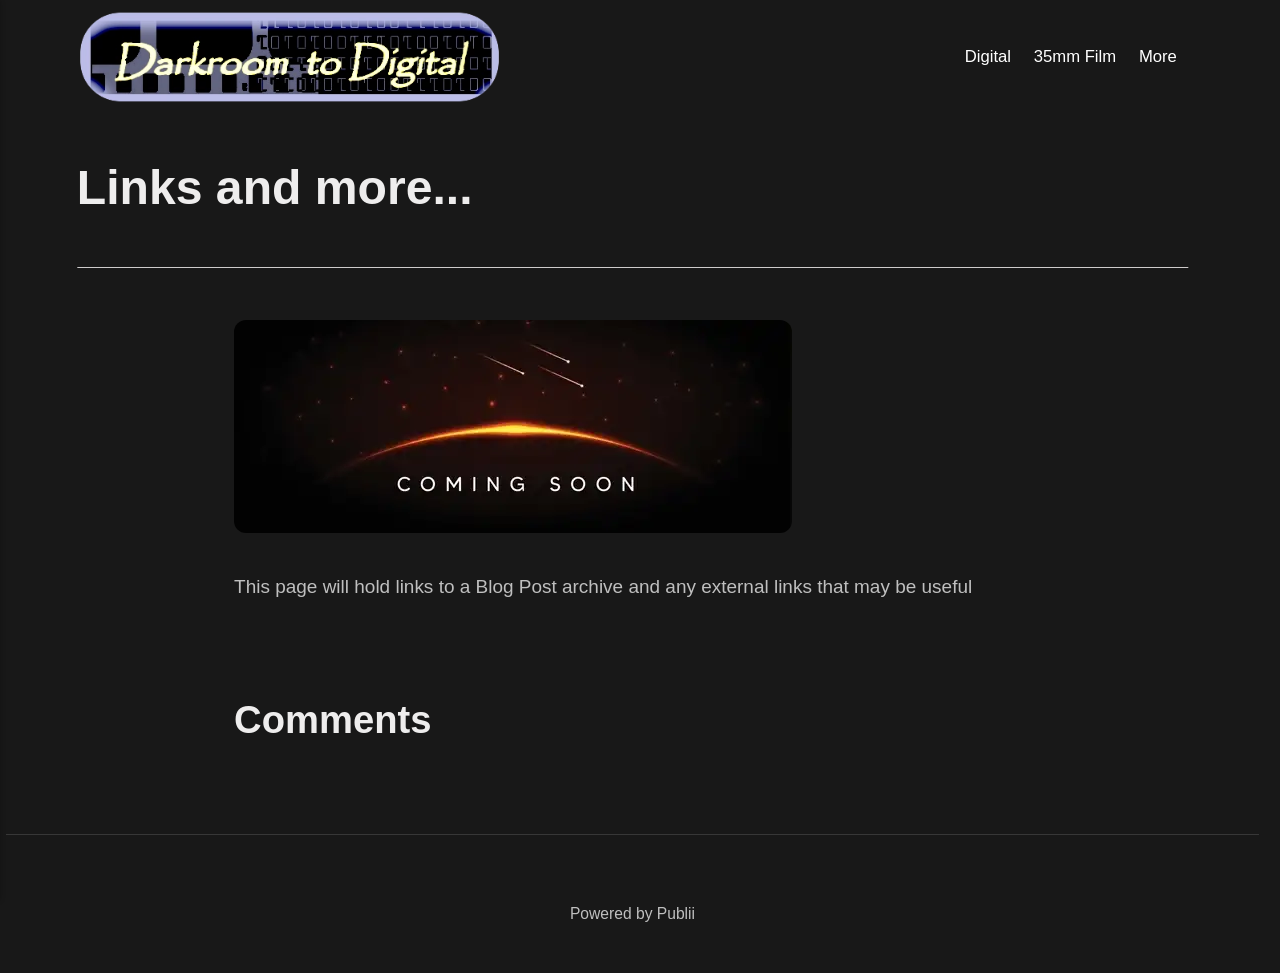
<file: links-and-more.html>
<!DOCTYPE html><html lang="en-gb"><head><meta charset="utf-8"><meta http-equiv="X-UA-Compatible" content="IE=edge"><meta name="viewport" content="width=device-width,initial-scale=1"><title>Links and more... - Darkroom 2 Digital</title><meta name="description" content="This page will hold links to a Blog Post archive and any external links that may be useful"><meta name="generator" content="Publii Open-Source CMS for Static Site"><link rel="canonical" href="https://lkjjr.github.io/D2D/links-and-more.html"><link rel="alternate" type="application/atom+xml" href="https://lkjjr.github.io/D2D/feed.xml" title="Darkroom 2 Digital - RSS"><link rel="alternate" type="application/json" href="https://lkjjr.github.io/D2D/feed.json" title="Darkroom 2 Digital - JSON"><meta property="og:title" content="Links and more..."><meta property="og:image" content="https://lkjjr.github.io/D2D/media/website/logo.webp"><meta property="og:image:width" content="530"><meta property="og:image:height" content="115"><meta property="og:site_name" content="Darkroom 2 Digital"><meta property="og:description" content="This page will hold links to a Blog Post archive and any external links that may be useful"><meta property="og:url" content="https://lkjjr.github.io/D2D/links-and-more.html"><meta property="og:type" content="article"><link rel="shortcut icon" href="https://lkjjr.github.io/D2D/media/website/favicon-32x32.png" type="image/x-icon"><link rel="stylesheet" href="https://lkjjr.github.io/D2D/assets/css/style.css?v&#x3D;982ad6829d322a3806605e0cb3ff41ea"><script type="application/ld+json">{"@context":"http://schema.org","@type":"Article","mainEntityOfPage":{"@type":"WebPage","@id":"https://lkjjr.github.io/D2D/links-and-more.html"},"headline":"Links and more...","datePublished":"2026-10-03T11:20-04:00","dateModified":"2026-11-12T08:18-05:00","image":{"@type":"ImageObject","url":"https://lkjjr.github.io/D2D/media/website/logo.webp","height":115,"width":530},"description":"This page will hold links to a Blog Post archive and any external links that may be useful","author":{"@type":"Person","name":"lk","url":"https://lkjjr.github.io/D2D/authors/lk/"},"publisher":{"@type":"Organization","name":"lk","logo":{"@type":"ImageObject","url":"https://lkjjr.github.io/D2D/media/website/logo.webp","height":115,"width":530}}}</script><noscript><style>img[loading] {
                    opacity: 1;
                }</style></noscript></head><body class="page-template"><header class="top js-header"><a class="logo" href="https://lkjjr.github.io/D2D/"><img src="https://lkjjr.github.io/D2D/media/website/logo.webp" alt="Darkroom 2 Digital" width="530" height="115"></a><nav class="navbar js-navbar" aria-label="Main"><button class="navbar__toggle js-toggle" aria-label="Menu" aria-haspopup="true" aria-expanded="false"><span class="navbar__toggle-box"><span class="navbar__toggle-inner">Menu</span></span></button><ul class="navbar__menu"><li><a href="https://lkjjr.github.io/D2D/digital-galleries.html" target="_self">Digital</a></li><li><a href="https://lkjjr.github.io/D2D/35mm-galleries.html" target="_self">35mm Film</a></li><li class="active"><a href="https://lkjjr.github.io/D2D/links-and-more.html" title="More" target="_self">More</a></li></ul></nav></header><main class="page"><article class="content"><div class="hero hero--noimage"><header class="hero__content"><div class="wrapper"><h1>Links and more...</h1></div></header></div><div class="entry-wrapper content__entry"><figure class="post__image"><img loading="lazy" src="https://lkjjr.github.io/D2D/media/posts/11/coming-soon.webp" alt="" width="558" height="213" sizes="(max-width: 1920px) 100vw, 1920px" srcset="https://lkjjr.github.io/D2D/media/posts/11/responsive/coming-soon-xs.webp 640w, https://lkjjr.github.io/D2D/media/posts/11/responsive/coming-soon-sm.webp 768w, https://lkjjr.github.io/D2D/media/posts/11/responsive/coming-soon-md.webp 1024w, https://lkjjr.github.io/D2D/media/posts/11/responsive/coming-soon-lg.webp 1366w, https://lkjjr.github.io/D2D/media/posts/11/responsive/coming-soon-xl.webp 1600w, https://lkjjr.github.io/D2D/media/posts/11/responsive/coming-soon-2xl.webp 1920w"></figure><p>This page will hold links to a Blog Post archive and any external links that may be useful</p></div></article><div class="content__comments"><div class="entry-wrapper"><div class="comments"><div class="comments-wrapper"><h2>Comments</h2><div id="echothread" data-echothread-comments="" data-api-key="SxR-hz58ZSLhL2H374EnqhXuR4dEr_gXBNNVcfQqB1Y" data-accent-color="#4f46e5" data-auth-button-style="labelled" data-font-size="14px" data-radius="8px" data-mobile-gap="6px" data-mobile-avatar-size="28px" data-identifier="page-11" data-page-url="https://lkjjr.github.io/D2D/links-and-more.html" data-page-title="Links and more..." data-font="system"></div><noscript>Turn on JavaScript to view and post comments.</noscript></div></div><script>(function () {
				var target = document.querySelector('#echothread[data-echothread-comments]');
				var loadEchoThread = function () {
					if (document.querySelector('script[data-echothread-comments-loader], script[src="https://cdn.echothread.io/widget.js"]')) {
						return;
					}

					var script = document.createElement('script');
					script.async = true;
					script.src = 'https://cdn.echothread.io/widget.js';
					script.setAttribute('data-echothread-comments-loader', '');
					(document.head || document.body).appendChild(script);
				};

				if (true && target && 'IntersectionObserver' in window) {
					var observer = new IntersectionObserver(function (entries) {
						for (var i = 0; i < entries.length; i++) {
							if (entries[i].isIntersecting) {
								observer.disconnect();
								loadEchoThread();
								break;
							}
						}
					}, { rootMargin: '200px 0px' });

					observer.observe(target);
				} else {
					loadEchoThread();
				}
			}());</script></div></div></main><footer class="footer"><div class="wrapper"><div class="footer__copyright"><p>Powered by Publii</p></div><button id="backToTop" class="footer__bttop" aria-label="Back to top" title="Back to top"><svg width="20" height="20"><use xlink:href="https://lkjjr.github.io/D2D/assets/svg/svg-map.svg#toparrow"/></svg></button></div></footer><script defer="defer" src="https://lkjjr.github.io/D2D/assets/js/scripts.min.js?v&#x3D;548663b90e1600fd2c2dd54433d04b71"></script><script>window.publiiThemeMenuConfig={mobileMenuMode:'sidebar',animationSpeed:300,submenuWidth: 'auto',doubleClickTime:500,mobileMenuExpandableSubmenus:true,relatedContainerForOverlayMenuSelector:'.top'};</script><script>var images = document.querySelectorAll('img[loading]');
        for (var i = 0; i < images.length; i++) {
            if (images[i].complete) {
                images[i].classList.add('is-loaded');
            } else {
                images[i].addEventListener('load', function () {
                    this.classList.add('is-loaded');
                }, false);
            }
        }</script></body></html>
</file>
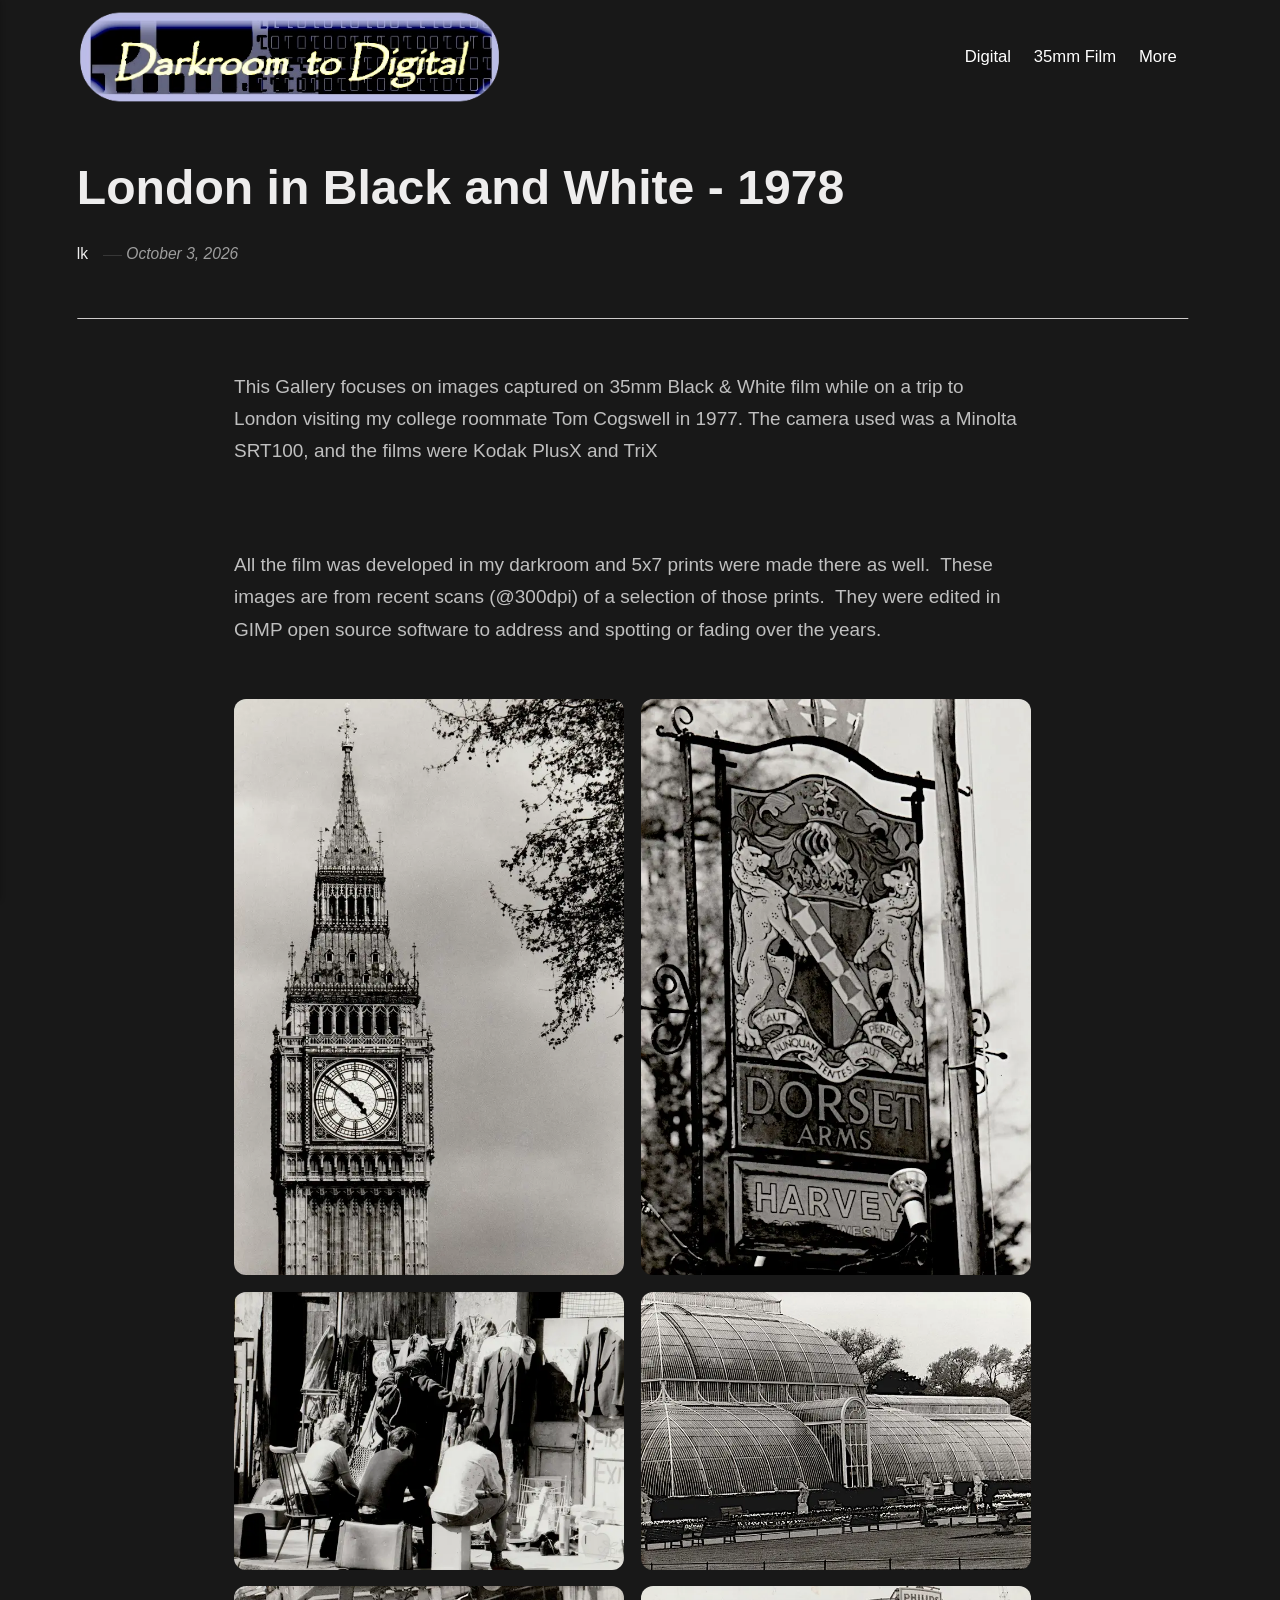
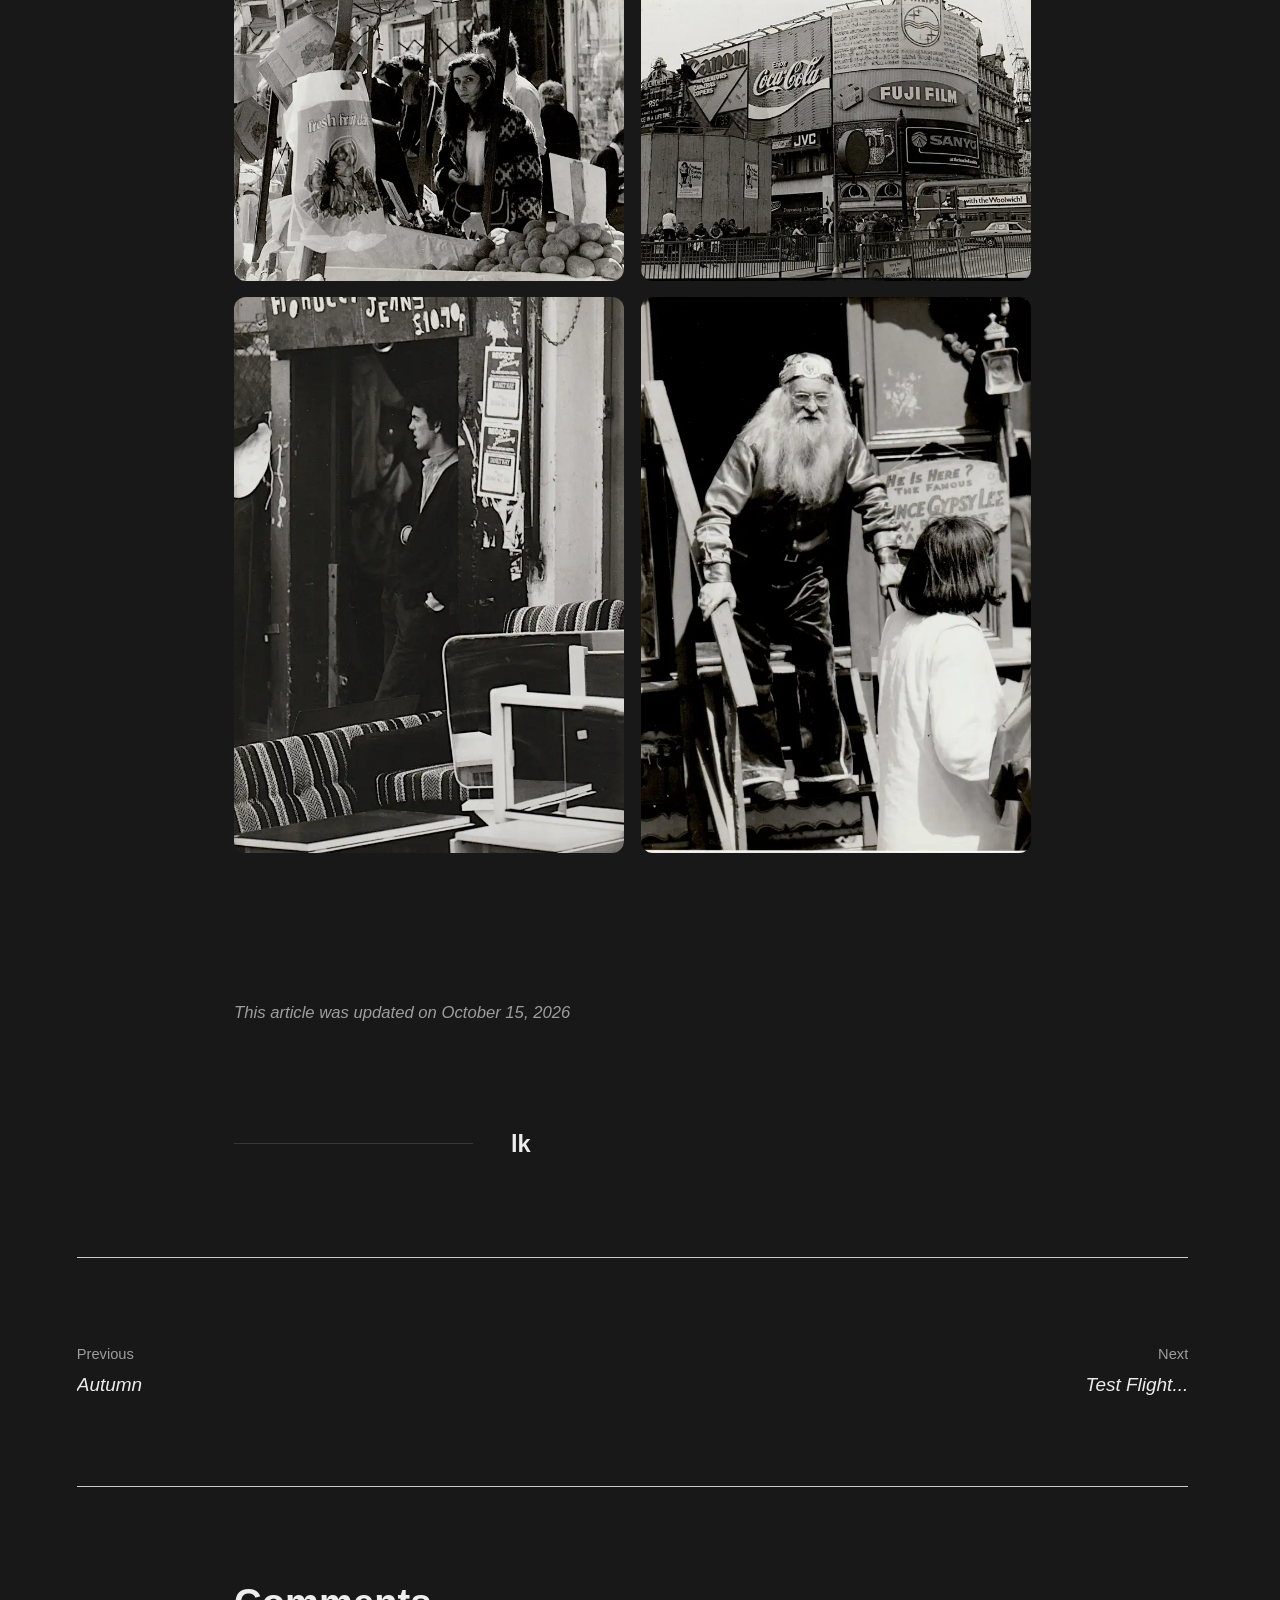
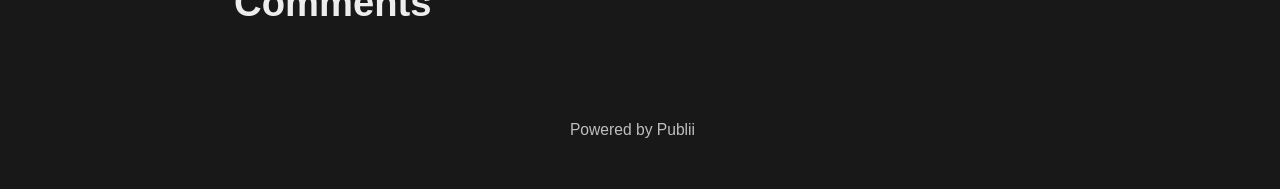
<file: london-in-balck-and-white-1977.html>
<!DOCTYPE html><html lang="en-gb"><head><meta charset="utf-8"><meta http-equiv="X-UA-Compatible" content="IE=edge"><meta name="viewport" content="width=device-width,initial-scale=1"><title>London in Black and White - 1978 - Darkroom 2 Digital</title><meta name="description" content="This Gallery focuses on images captured on 35mm Black &amp;amp; White film while on a trip to London visiting my college roommate Tom Cogswell in 1977. The camera used was a Minolta SRT100, and the films were Kodak PlusX and TriX All the film was&amp;hellip;"><meta name="generator" content="Publii Open-Source CMS for Static Site"><link rel="canonical" href="https://lkjjr.github.io/D2D/london-in-balck-and-white-1977.html"><link rel="alternate" type="application/atom+xml" href="https://lkjjr.github.io/D2D/feed.xml" title="Darkroom 2 Digital - RSS"><link rel="alternate" type="application/json" href="https://lkjjr.github.io/D2D/feed.json" title="Darkroom 2 Digital - JSON"><meta property="og:title" content="London in Black and White - 1978"><meta property="og:image" content="https://lkjjr.github.io/D2D/media/website/logo.webp"><meta property="og:image:width" content="530"><meta property="og:image:height" content="115"><meta property="og:site_name" content="Darkroom 2 Digital"><meta property="og:description" content="This Gallery focuses on images captured on 35mm Black &amp;amp; White film while on a trip to London visiting my college roommate Tom Cogswell in 1977. The camera used was a Minolta SRT100, and the films were Kodak PlusX and TriX All the film was&amp;hellip;"><meta property="og:url" content="https://lkjjr.github.io/D2D/london-in-balck-and-white-1977.html"><meta property="og:type" content="article"><link rel="shortcut icon" href="https://lkjjr.github.io/D2D/media/website/favicon-32x32.png" type="image/x-icon"><link rel="stylesheet" href="https://lkjjr.github.io/D2D/assets/css/style.css?v&#x3D;982ad6829d322a3806605e0cb3ff41ea"><script type="application/ld+json">{"@context":"http://schema.org","@type":"Article","mainEntityOfPage":{"@type":"WebPage","@id":"https://lkjjr.github.io/D2D/london-in-balck-and-white-1977.html"},"headline":"London in Black and White - 1978","datePublished":"2026-10-03T09:56-04:00","dateModified":"2026-10-15T13:54-04:00","image":{"@type":"ImageObject","url":"https://lkjjr.github.io/D2D/media/website/logo.webp","height":115,"width":530},"description":"This Gallery focuses on images captured on 35mm Black &amp; White film while on a trip to London visiting my college roommate Tom Cogswell in 1977. The camera used was a Minolta SRT100, and the films were Kodak PlusX and TriX All the film was&hellip;","author":{"@type":"Person","name":"lk","url":"https://lkjjr.github.io/D2D/authors/lk/"},"publisher":{"@type":"Organization","name":"lk","logo":{"@type":"ImageObject","url":"https://lkjjr.github.io/D2D/media/website/logo.webp","height":115,"width":530}}}</script><noscript><style>img[loading] {
                    opacity: 1;
                }</style></noscript><link rel="stylesheet" href="https://lkjjr.github.io/D2D/media/plugins/coreLightboxGallery/photoswipe.min.css"><style>:root {
		       	 --pswp-bg: #000000;
					 --pswp-placeholder-bg: rgba(38, 40, 44, 1);
					 --pswp-ui-bg: rgba(38, 40, 44, .5);
                --pswp-ui-color: #ffffff;
                --pswp-icon-stroke-width: 1.5;
                --pswp-icon-size: 24px;
            }

				.pswp--zoomed-in .pswp__zoom-icn-bar-v {
					display: none;
				}</style></head><body class="post-template"><header class="top js-header"><a class="logo" href="https://lkjjr.github.io/D2D/"><img src="https://lkjjr.github.io/D2D/media/website/logo.webp" alt="Darkroom 2 Digital" width="530" height="115"></a><nav class="navbar js-navbar" aria-label="Main"><button class="navbar__toggle js-toggle" aria-label="Menu" aria-haspopup="true" aria-expanded="false"><span class="navbar__toggle-box"><span class="navbar__toggle-inner">Menu</span></span></button><ul class="navbar__menu"><li><a href="https://lkjjr.github.io/D2D/digital-galleries.html" target="_self">Digital</a></li><li><a href="https://lkjjr.github.io/D2D/35mm-galleries.html" target="_self">35mm Film</a></li><li><a href="https://lkjjr.github.io/D2D/links-and-more.html" title="More" target="_self">More</a></li></ul></nav></header><main class="post"><article class="content"><div class="hero hero--noimage"><header class="hero__content"><div class="wrapper"><h1>London in Black and White - 1978</h1><div class="feed__meta content__meta"><a href="https://lkjjr.github.io/D2D/authors/lk/" class="feed__author">lk</a> <time datetime="2026-10-03T09:56" class="feed__date">October 3, 2026</time></div></div></header></div><div class="entry-wrapper content__entry"><p class="western" align="left">This Gallery focuses on images captured on 35mm Black &amp; White film while on a trip to London visiting my college roommate Tom Cogswell in 1977. The camera used was a Minolta SRT100, and the films were Kodak PlusX and TriX</p><p class="western" align="left"> </p><p class="western" align="left">All the film was developed in my darkroom and 5x7 prints were made there as well.  These images are from recent scans (@300dpi) of a selection of those prints.  They were edited in GIMP open source software to address and spotting or fading over the years.</p><div class="gallery-wrapper"><div class="gallery" data-is-empty="false" data-translation="Add images" data-columns="2"><figure class="gallery__item"><a href="https://lkjjr.github.io/D2D/media/posts/9/gallery/Big-Ben.webp" data-pswp-width="1420" data-pswp-height="2023"><img loading="lazy" src="https://lkjjr.github.io/D2D/media/posts/9/gallery/Big-Ben-thumbnail.webp" alt="Big Ben" width="720" height="1026"></a></figure><figure class="gallery__item"><a href="https://lkjjr.github.io/D2D/media/posts/9/gallery/Dorset-Arms.webp" data-pswp-width="677" data-pswp-height="1000"><img loading="lazy" src="https://lkjjr.github.io/D2D/media/posts/9/gallery/Dorset-Arms-thumbnail.webp" alt="Dorsett Arms Pub" width="677" height="1000"></a></figure><figure class="gallery__item"><a href="https://lkjjr.github.io/D2D/media/posts/9/gallery/London-Street1.webp" data-pswp-width="1411" data-pswp-height="1000"><img loading="lazy" src="https://lkjjr.github.io/D2D/media/posts/9/gallery/London-Street1-thumbnail.webp" alt="Street Scene" width="720" height="510"></a></figure><figure class="gallery__item"><a href="https://lkjjr.github.io/D2D/media/posts/9/gallery/London-Kew-Gardens.webp" data-pswp-width="1403" data-pswp-height="1000"><img loading="lazy" src="https://lkjjr.github.io/D2D/media/posts/9/gallery/London-Kew-Gardens-thumbnail.webp" alt="Kew Gardens" width="720" height="513"></a></figure><figure class="gallery__item"><a href="https://lkjjr.github.io/D2D/media/posts/9/gallery/London-Street4.webp" data-pswp-width="1324" data-pswp-height="1000"><img loading="lazy" src="https://lkjjr.github.io/D2D/media/posts/9/gallery/London-Street4-thumbnail.webp" alt="Street Scene" width="720" height="544"></a></figure><figure class="gallery__item"><a href="https://lkjjr.github.io/D2D/media/posts/9/gallery/London-Street3.webp" data-pswp-width="1397" data-pswp-height="1000"><img loading="lazy" src="https://lkjjr.github.io/D2D/media/posts/9/gallery/London-Street3-thumbnail.webp" alt="Street Scene" width="720" height="515"></a></figure><figure class="gallery__item"><a href="https://lkjjr.github.io/D2D/media/posts/9/gallery/London-Street2.webp" data-pswp-width="704" data-pswp-height="1000"><img loading="lazy" src="https://lkjjr.github.io/D2D/media/posts/9/gallery/London-Street2-thumbnail.webp" alt="Street Scene" width="704" height="1000"></a></figure><figure class="gallery__item"><a href="https://lkjjr.github.io/D2D/media/posts/9/gallery/Uncle-Gypsy-Lee.webp" data-pswp-width="702" data-pswp-height="1000"><img loading="lazy" src="https://lkjjr.github.io/D2D/media/posts/9/gallery/Uncle-Gypsy-Lee-thumbnail.webp" alt="Uncle Gypsy Lee" width="702" height="1000"></a></figure></div></div><p> </p></div><footer class="content__footer"><div class="entry-wrapper"><p class="content__updated">This article was updated on October 15, 2026</p><div class="content__actions"></div><div class="content__bio bio"><div><h3 class="h4 bio__name"><a href="https://lkjjr.github.io/D2D/authors/lk/" rel="author">lk</a></h3></div></div></div><nav class="content__nav"><div class="wrapper"><div class="content__nav-inner"><div class="content__nav-prev"><a href="https://lkjjr.github.io/D2D/the-autumn-of-my-life.html" class="content__nav-link" rel="prev"><div><span>Previous</span> Autumn</div></a></div><div class="content__nav-next"><a href="https://lkjjr.github.io/D2D/test-flight.html" class="content__nav-link" rel="next"><div><span>Next</span> Test Flight...</div></a></div></div></div></nav></footer></article><div class="content__comments"><div class="entry-wrapper"><div class="comments"><div class="comments-wrapper"><h2>Comments</h2><div id="echothread" data-echothread-comments="" data-api-key="SxR-hz58ZSLhL2H374EnqhXuR4dEr_gXBNNVcfQqB1Y" data-accent-color="#4f46e5" data-auth-button-style="labelled" data-font-size="14px" data-radius="8px" data-mobile-gap="6px" data-mobile-avatar-size="28px" data-identifier="post-9" data-page-url="https://lkjjr.github.io/D2D/london-in-balck-and-white-1977.html" data-page-title="London in Black and White - 1978" data-font="system"></div><noscript>Turn on JavaScript to view and post comments.</noscript></div></div><script>(function () {
				var target = document.querySelector('#echothread[data-echothread-comments]');
				var loadEchoThread = function () {
					if (document.querySelector('script[data-echothread-comments-loader], script[src="https://cdn.echothread.io/widget.js"]')) {
						return;
					}

					var script = document.createElement('script');
					script.async = true;
					script.src = 'https://cdn.echothread.io/widget.js';
					script.setAttribute('data-echothread-comments-loader', '');
					(document.head || document.body).appendChild(script);
				};

				if (true && target && 'IntersectionObserver' in window) {
					var observer = new IntersectionObserver(function (entries) {
						for (var i = 0; i < entries.length; i++) {
							if (entries[i].isIntersecting) {
								observer.disconnect();
								loadEchoThread();
								break;
							}
						}
					}, { rootMargin: '200px 0px' });

					observer.observe(target);
				} else {
					loadEchoThread();
				}
			}());</script></div></div></main><footer class="footer footer--glued"><div class="wrapper"><div class="footer__copyright"><p>Powered by Publii</p></div><button id="backToTop" class="footer__bttop" aria-label="Back to top" title="Back to top"><svg width="20" height="20"><use xlink:href="https://lkjjr.github.io/D2D/assets/svg/svg-map.svg#toparrow"/></svg></button></div></footer><script defer="defer" src="https://lkjjr.github.io/D2D/assets/js/scripts.min.js?v&#x3D;548663b90e1600fd2c2dd54433d04b71"></script><script>window.publiiThemeMenuConfig={mobileMenuMode:'sidebar',animationSpeed:300,submenuWidth: 'auto',doubleClickTime:500,mobileMenuExpandableSubmenus:true,relatedContainerForOverlayMenuSelector:'.top'};</script><script>var images = document.querySelectorAll('img[loading]');
        for (var i = 0; i < images.length; i++) {
            if (images[i].complete) {
                images[i].classList.add('is-loaded');
            } else {
                images[i].addEventListener('load', function () {
                    this.classList.add('is-loaded');
                }, false);
            }
        }</script><script type="module">import PhotoSwipeLightbox from "https://lkjjr.github.io/D2D/media/plugins/coreLightboxGallery/photoswipe-lightbox.esm.min.js";
				 const galleries = document.querySelectorAll('.gallery');
				 galleries.forEach(gallery => {
					  const lightboxOptions = {"children":"figure","mainClass":"pswp--custom-bg","showHideAnimationType":"zoom","showAnimationDuration":333,"hideAnimationDuration":333,"easing":"cubic-bezier(.4,0,.22,1)","initialZoomLevel":"fit","secondaryZoomLevel":"fill","imageClickAction":"zoom-or-close","spacing":0.1,"loop":true,"wheelToZoom":true,"escKey":true,"arrowKeys":true,"padding":{"top":0,"bottom":0,"left":0,"right":0},"arrowPrev":true,"arrowNext":true,"close":true,"zoom":true,"counter":true,"preload":[1,2],"bgOpacity":0.6,"closeTitle":"Close","zoomTitle":"Zoom","arrowPrevTitle":"Previous","arrowNextTitle":"Next","errorMsg":"The image cannot be loaded","indexIndicatorSep":" / ","arrowPrevSVG":"\u003Csvg viewBox=\"0 0 24 24\" stroke=\"currentColor\" stroke-linecap=\"round\" stroke-linejoin=\"round\" fill=\"none\" class=\"pswp__icn\" aria-hidden=\"true\"\u003E\u003Cpath d=\"M21 12L3 12M3 12L11.5 3.5M3 12L11.5 20.5\"\u003E\u003C/path\u003E\u003C/svg\u003E","arrowNextSVG":"\u003Csvg viewBox=\"0 0 24 24\" stroke=\"currentColor\" stroke-linecap=\"round\" stroke-linejoin=\"round\" fill=\"none\" class=\"pswp__icn\" aria-hidden=\"true\"\u003E\u003Cpath d=\"M21 12L3 12M3 12L11.5 3.5M3 12L11.5 20.5\"\u003E\u003C/path\u003E\u003C/svg\u003E","closeSVG":"\u003Csvg viewBox=\"0 0 24 24\" stroke=\"currentColor\" stroke-linecap=\"round\" stroke-linejoin=\"round\" fill=\"none\" class=\"pswp__icn\" aria-hidden=\"true\"\u003E\u003Cpath d=\"M6.75827 17.2426L12.0009 12M17.2435 6.75736L12.0009 12M12.0009 12L6.75827 6.75736M12.0009 12L17.2435 17.2426\"\u003E\u003C/path\u003E\u003C/svg\u003E","zoomSVG":"\u003Csvg viewBox=\"0 0 24 24\" fill=\"none\" stroke=\"currentColor\" stroke-linecap=\"round\" stroke-linejoin=\"round\" class=\"pswp__icn\" aria-hidden=\"true\"\u003E\u003Cpath d=\"M8 11H14\"\u003E\u003C/path\u003E\u003Cpath class=\"pswp__zoom-icn-bar-v\" d=\"M11 8V14\"\u003E\u003C/path\u003E\u003Cpath d=\"M17 17L21 21\"\u003E\u003C/path\u003E\u003Cpath d=\"M3 11C3 15.4183 6.58172 19 11 19C13.213 19 15.2161 18.1015 16.6644 16.6493C18.1077 15.2022 19 13.2053 19 11C19 6.58172 15.4183 3 11 3C6.58172 3 3 6.58172 3 11Z\"\u003E\u003C/path\u003E\u003C/svg\u003E"};
					  lightboxOptions.gallery = gallery;
					  lightboxOptions.pswpModule = () => import("https://lkjjr.github.io/D2D/media/plugins/coreLightboxGallery/photoswipe.esm.min.js");
					  const lightbox = new PhotoSwipeLightbox(lightboxOptions);
					  
				 lightbox.on('uiRegister', () => {
					  
				 lightbox.pswp.ui.registerElement({
					  name: 'custom-caption',
					  order: 9,
					  isButton: false,
					  appendTo: 'root',
					  html: '',
					  onInit: (el, pswp) => {
							pswp.on('change', () => {
								 const currSlideElement = pswp.currSlide.data.element.closest('figure');
								 let captionHTML = '';
								 if (currSlideElement) {
									  const figCaption = currSlideElement.querySelector('figcaption');
									  if (figCaption) {
											captionHTML = figCaption.innerHTML;
									  } else {
											captionHTML = currSlideElement.querySelector('img')?.getAttribute('alt') || '';
									  }
								 }
								 if (captionHTML.trim()) {
									  el.innerHTML = captionHTML;
									  el.classList.remove('hidden-caption-content'); 
								 } else {
									  el.innerHTML = '';
									  el.classList.add('hidden-caption-content'); 
								 }
							});
					  }
				 });
			
				 });
			
					  
			 lightbox.on('afterInit', () => {
				  const dialog = lightbox.pswp?.element;
				  if (dialog) {
						dialog.setAttribute('aria-modal', 'true');
						dialog.setAttribute('aria-label', "Image gallery");
				  }
			 });
		
					  lightbox.init();
				 });</script></body></html>
</file>
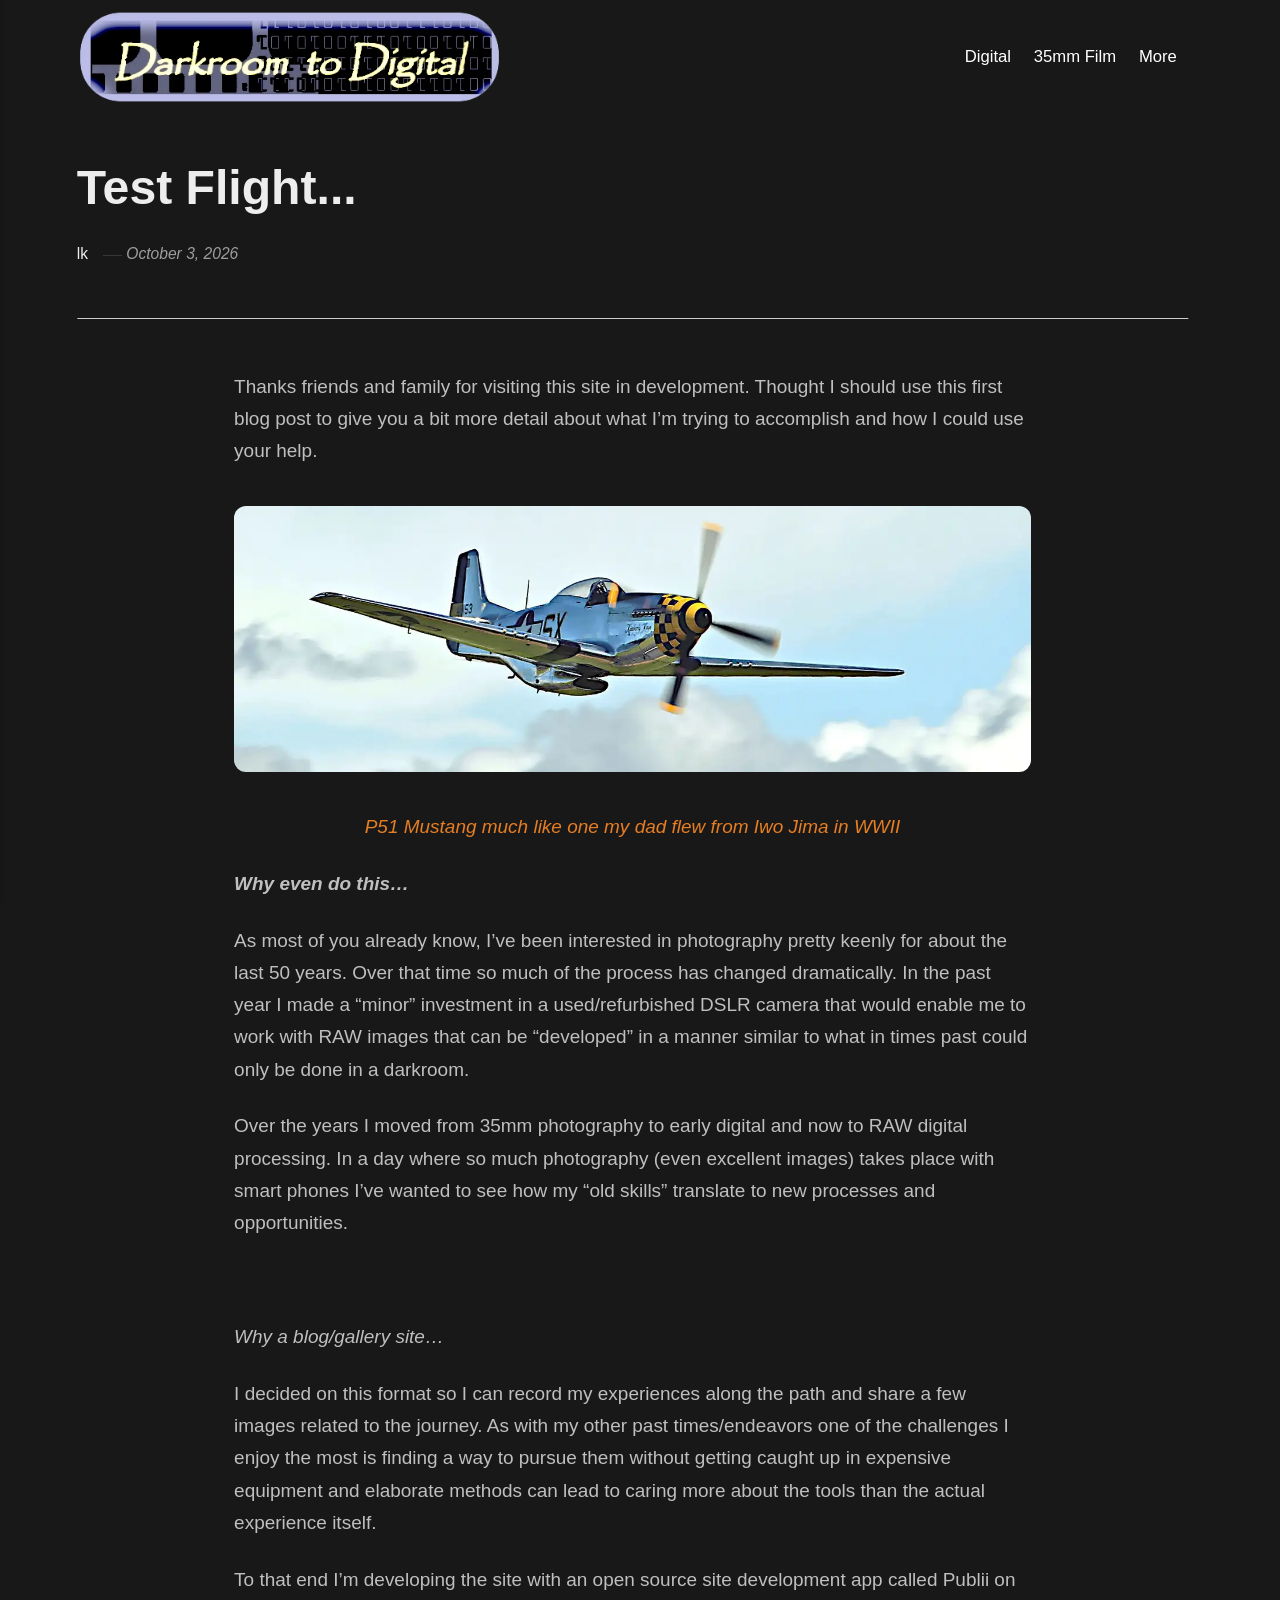
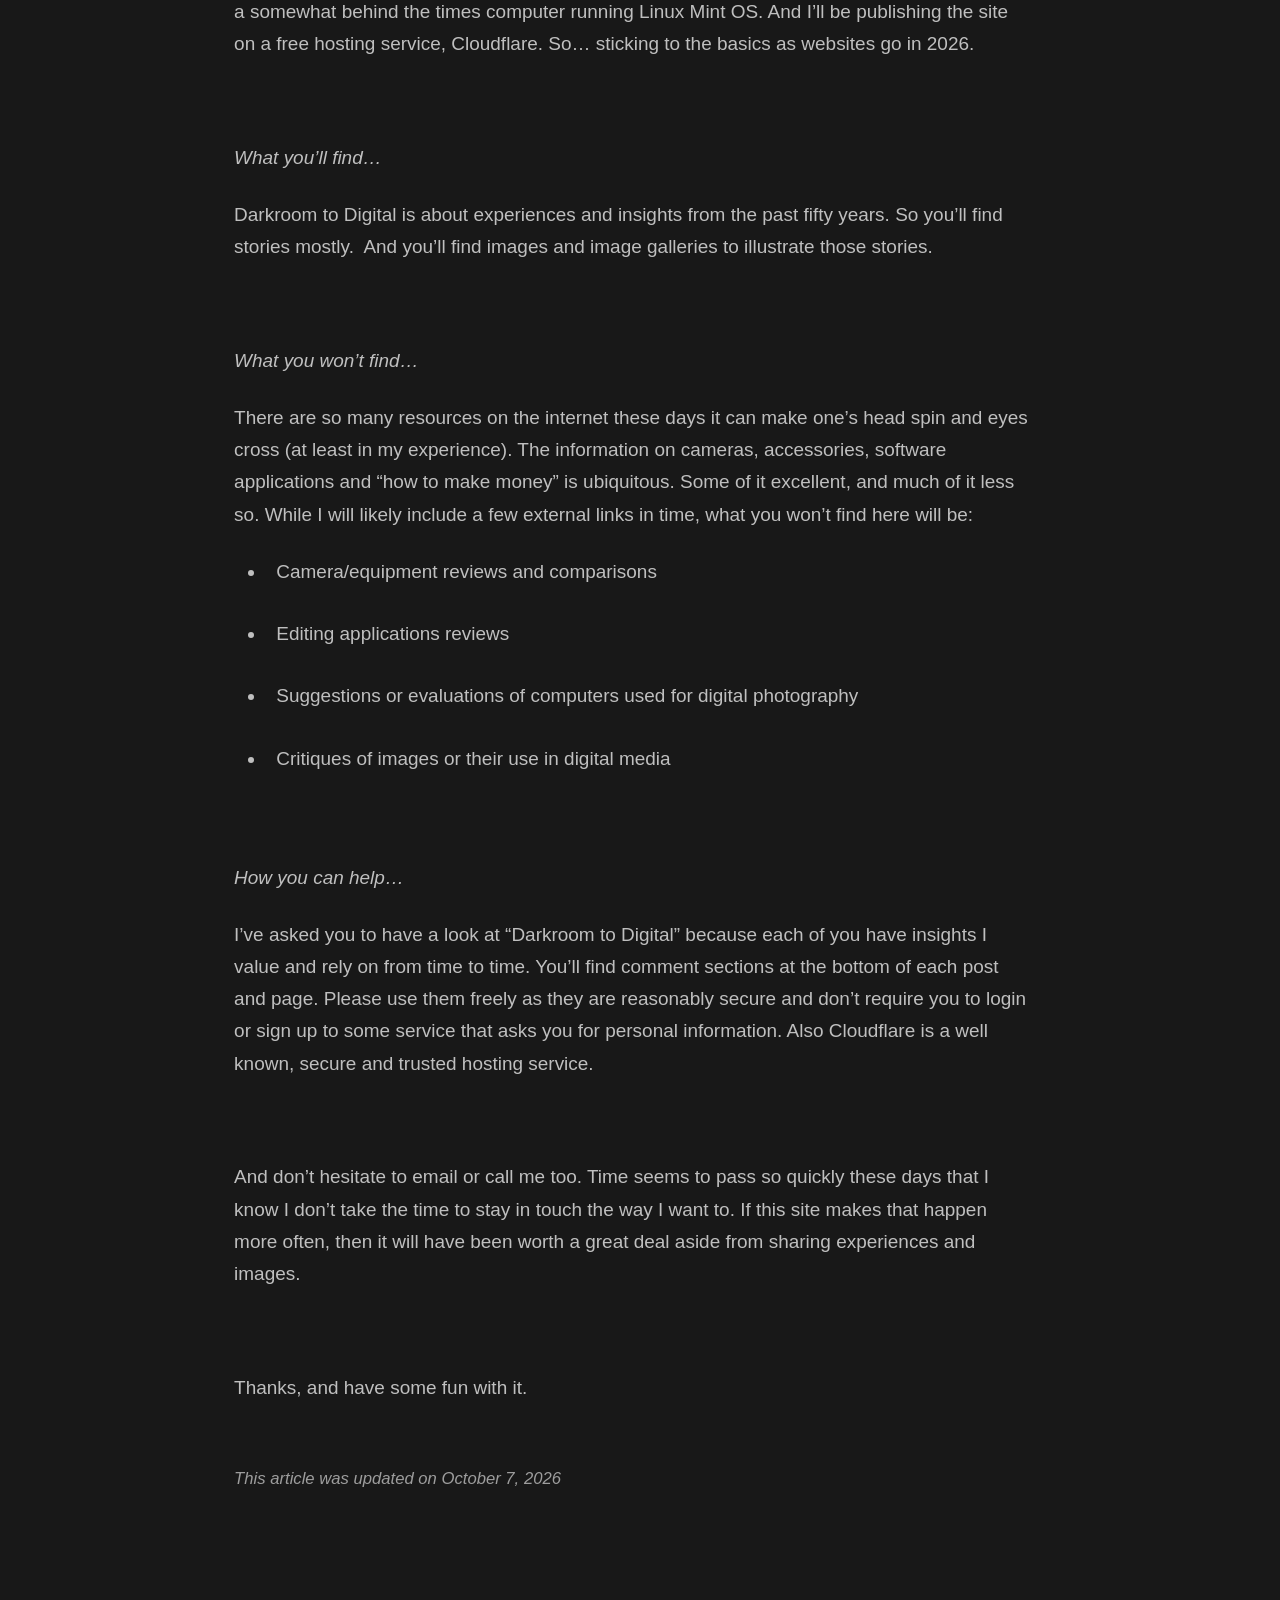
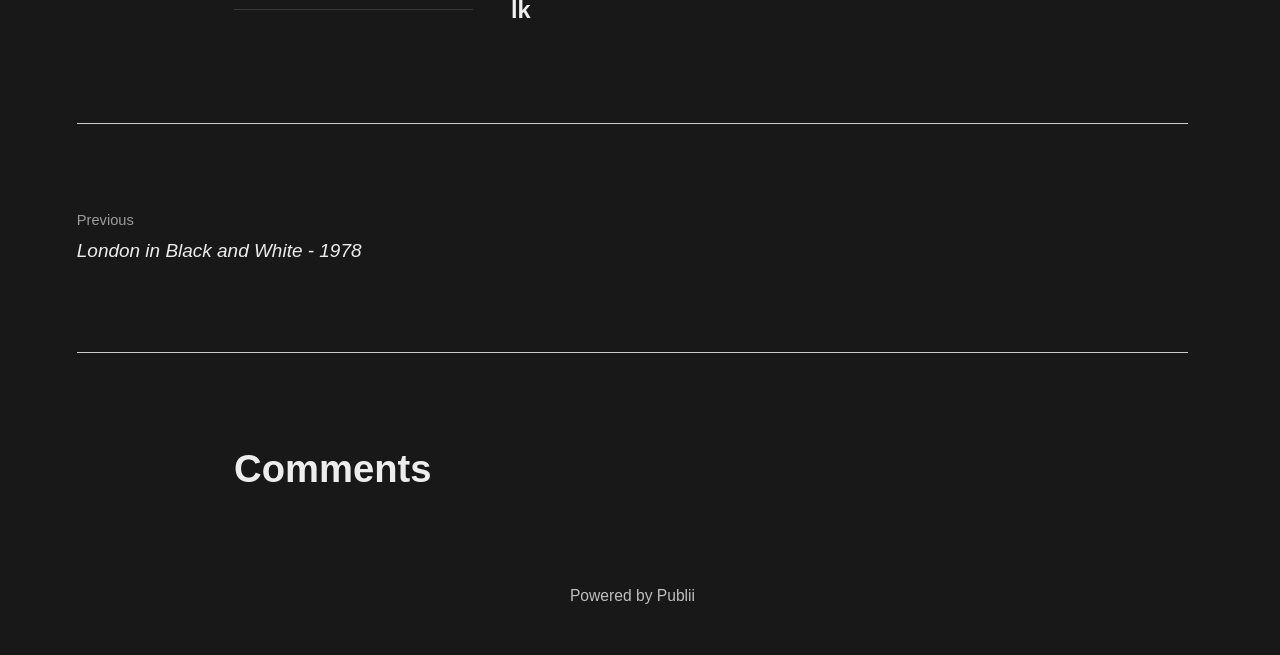
<file: test-flight.html>
<!DOCTYPE html><html lang="en-gb"><head><meta charset="utf-8"><meta http-equiv="X-UA-Compatible" content="IE=edge"><meta name="viewport" content="width=device-width,initial-scale=1"><title>Test Flight... - Darkroom 2 Digital</title><meta name="description" content="Thanks friends and family for visiting this site in development. Thought I should use this first blog post to give you a bit more detail about what I’m trying to accomplish and how I could use your help. P51 Mustang much like one my dad&amp;hellip;"><meta name="generator" content="Publii Open-Source CMS for Static Site"><link rel="canonical" href="https://lkjjr.github.io/D2D/test-flight.html"><link rel="alternate" type="application/atom+xml" href="https://lkjjr.github.io/D2D/feed.xml" title="Darkroom 2 Digital - RSS"><link rel="alternate" type="application/json" href="https://lkjjr.github.io/D2D/feed.json" title="Darkroom 2 Digital - JSON"><meta property="og:title" content="Test Flight..."><meta property="og:image" content="https://lkjjr.github.io/D2D/media/website/logo.webp"><meta property="og:image:width" content="530"><meta property="og:image:height" content="115"><meta property="og:site_name" content="Darkroom 2 Digital"><meta property="og:description" content="Thanks friends and family for visiting this site in development. Thought I should use this first blog post to give you a bit more detail about what I’m trying to accomplish and how I could use your help. P51 Mustang much like one my dad&amp;hellip;"><meta property="og:url" content="https://lkjjr.github.io/D2D/test-flight.html"><meta property="og:type" content="article"><link rel="shortcut icon" href="https://lkjjr.github.io/D2D/media/website/favicon-32x32.png" type="image/x-icon"><link rel="stylesheet" href="https://lkjjr.github.io/D2D/assets/css/style.css?v&#x3D;982ad6829d322a3806605e0cb3ff41ea"><script type="application/ld+json">{"@context":"http://schema.org","@type":"Article","mainEntityOfPage":{"@type":"WebPage","@id":"https://lkjjr.github.io/D2D/test-flight.html"},"headline":"Test Flight...","datePublished":"2026-10-03T10:22-04:00","dateModified":"2026-10-07T13:28-04:00","image":{"@type":"ImageObject","url":"https://lkjjr.github.io/D2D/media/website/logo.webp","height":115,"width":530},"description":"Thanks friends and family for visiting this site in development. Thought I should use this first blog post to give you a bit more detail about what I’m trying to accomplish and how I could use your help. P51 Mustang much like one my dad&hellip;","author":{"@type":"Person","name":"lk","url":"https://lkjjr.github.io/D2D/authors/lk/"},"publisher":{"@type":"Organization","name":"lk","logo":{"@type":"ImageObject","url":"https://lkjjr.github.io/D2D/media/website/logo.webp","height":115,"width":530}}}</script><noscript><style>img[loading] {
                    opacity: 1;
                }</style></noscript></head><body class="post-template"><header class="top js-header"><a class="logo" href="https://lkjjr.github.io/D2D/"><img src="https://lkjjr.github.io/D2D/media/website/logo.webp" alt="Darkroom 2 Digital" width="530" height="115"></a><nav class="navbar js-navbar" aria-label="Main"><button class="navbar__toggle js-toggle" aria-label="Menu" aria-haspopup="true" aria-expanded="false"><span class="navbar__toggle-box"><span class="navbar__toggle-inner">Menu</span></span></button><ul class="navbar__menu"><li><a href="https://lkjjr.github.io/D2D/digital-galleries.html" target="_self">Digital</a></li><li><a href="https://lkjjr.github.io/D2D/35mm-galleries.html" target="_self">35mm Film</a></li><li><a href="https://lkjjr.github.io/D2D/links-and-more.html" title="More" target="_self">More</a></li></ul></nav></header><main class="post"><article class="content"><div class="hero hero--noimage"><header class="hero__content"><div class="wrapper"><h1>Test Flight...</h1><div class="feed__meta content__meta"><a href="https://lkjjr.github.io/D2D/authors/lk/" class="feed__author">lk</a> <time datetime="2026-10-03T10:22" class="feed__date">October 3, 2026</time></div></div></header></div><div class="entry-wrapper content__entry"><p>Thanks friends and family for visiting this site in development. Thought I should use this first blog post to give you a bit more detail about what I’m trying to accomplish and how I could use your help.</p><figure class="post__image"><img loading="lazy" src="https://lkjjr.github.io/D2D/media/posts/10/P51-2.webp" alt="P51 Mustang much like one my dad flew from Iwo Jima in WWII" width="1600" height="534" sizes="(max-width: 1920px) 100vw, 1920px" srcset="https://lkjjr.github.io/D2D/media/posts/10/responsive/P51-2-xs.webp 640w, https://lkjjr.github.io/D2D/media/posts/10/responsive/P51-2-sm.webp 768w, https://lkjjr.github.io/D2D/media/posts/10/responsive/P51-2-md.webp 1024w, https://lkjjr.github.io/D2D/media/posts/10/responsive/P51-2-lg.webp 1366w, https://lkjjr.github.io/D2D/media/posts/10/responsive/P51-2-xl.webp 1600w, https://lkjjr.github.io/D2D/media/posts/10/responsive/P51-2-2xl.webp 1920w"></figure><p class="align-center"><em><span style="color: #e67e23;">P51 Mustang much like one my dad flew from Iwo Jima in WWII</span></em></p><p><i><strong>Why even do this…</strong></i></p><p>As most of you already know, I’ve been interested in photography pretty keenly for about the last 50 years. Over that time so much of the process has changed dramatically. In the past year I made a “minor” investment in a used/refurbished DSLR camera that would enable me to work with RAW images that can be “developed” in a manner similar to what in times past could only be done in a darkroom.</p><p>Over the years I moved from 35mm photography to early digital and now to RAW digital processing. In a day where so much photography (even excellent images) takes place with smart phones I’ve wanted to see how my “old skills” translate to new processes and opportunities.</p><p> </p><p><i>Why a blog/gallery site…</i></p><p>I decided on this format so I can record my experiences along the path and share a few images related to the journey. As with my other past times/endeavors one of the challenges I enjoy the most is finding a way to pursue them without getting caught up in expensive equipment and elaborate methods can lead to caring more about the tools than the actual experience itself.</p><p>To that end I’m developing the site with an open source site development app called Publii on a somewhat behind the times computer running Linux Mint OS. And I’ll be publishing the site on a free hosting service, Cloudflare. So… sticking to the basics as websites go in 2026.</p><p> </p><p><i>What you’ll find…</i></p><p>Darkroom to Digital is about experiences and insights from the past fifty years. So you’ll find stories mostly.  And you’ll find images and image galleries to illustrate those stories.</p><p> </p><p><i>What you won’t find…</i></p><p>There are so many resources on the internet these days it can make one’s head spin and eyes cross (at least in my experience). The information on cameras, accessories, software applications and “how to make money” is ubiquitous. Some of it excellent, and much of it less so. While I will likely include a few external links in time, what you won’t find here will be:</p><ul><li><p>Camera/equipment reviews and comparisons</p></li><li><p>Editing applications reviews</p></li><li><p>Suggestions or evaluations of computers used for digital photography</p></li><li><p>Critiques of images or their use in digital media</p></li></ul><p> </p><p><i>How you can help…</i></p><p>I’ve asked you to have a look at “Darkroom to Digital” because each of you have insights I value and rely on from time to time. You’ll find comment sections at the bottom of each post and page. Please use them freely as they are reasonably secure and don’t require you to login or sign up to some service that asks you for personal information. Also Cloudflare is a well known, secure and trusted hosting service.</p><p> </p><p>And don’t hesitate to email or call me too. Time seems to pass so quickly these days that I know I don’t take the time to stay in touch the way I want to. If this site makes that happen more often, then it will have been worth a great deal aside from sharing experiences and images.</p><p> </p><p>Thanks, and have some fun with it.</p></div><footer class="content__footer"><div class="entry-wrapper"><p class="content__updated">This article was updated on October 7, 2026</p><div class="content__actions"></div><div class="content__bio bio"><div><h3 class="h4 bio__name"><a href="https://lkjjr.github.io/D2D/authors/lk/" rel="author">lk</a></h3></div></div></div><nav class="content__nav"><div class="wrapper"><div class="content__nav-inner"><div class="content__nav-prev"><a href="https://lkjjr.github.io/D2D/london-in-balck-and-white-1977.html" class="content__nav-link" rel="prev"><div><span>Previous</span> London in Black and White - 1978</div></a></div></div></div></nav></footer></article><div class="content__comments"><div class="entry-wrapper"><div class="comments"><div class="comments-wrapper"><h2>Comments</h2><div id="echothread" data-echothread-comments="" data-api-key="SxR-hz58ZSLhL2H374EnqhXuR4dEr_gXBNNVcfQqB1Y" data-accent-color="#4f46e5" data-auth-button-style="labelled" data-font-size="14px" data-radius="8px" data-mobile-gap="6px" data-mobile-avatar-size="28px" data-identifier="post-10" data-page-url="https://lkjjr.github.io/D2D/test-flight.html" data-page-title="Test Flight..." data-font="system"></div><noscript>Turn on JavaScript to view and post comments.</noscript></div></div><script>(function () {
				var target = document.querySelector('#echothread[data-echothread-comments]');
				var loadEchoThread = function () {
					if (document.querySelector('script[data-echothread-comments-loader], script[src="https://cdn.echothread.io/widget.js"]')) {
						return;
					}

					var script = document.createElement('script');
					script.async = true;
					script.src = 'https://cdn.echothread.io/widget.js';
					script.setAttribute('data-echothread-comments-loader', '');
					(document.head || document.body).appendChild(script);
				};

				if (true && target && 'IntersectionObserver' in window) {
					var observer = new IntersectionObserver(function (entries) {
						for (var i = 0; i < entries.length; i++) {
							if (entries[i].isIntersecting) {
								observer.disconnect();
								loadEchoThread();
								break;
							}
						}
					}, { rootMargin: '200px 0px' });

					observer.observe(target);
				} else {
					loadEchoThread();
				}
			}());</script></div></div></main><footer class="footer footer--glued"><div class="wrapper"><div class="footer__copyright"><p>Powered by Publii</p></div><button id="backToTop" class="footer__bttop" aria-label="Back to top" title="Back to top"><svg width="20" height="20"><use xlink:href="https://lkjjr.github.io/D2D/assets/svg/svg-map.svg#toparrow"/></svg></button></div></footer><script defer="defer" src="https://lkjjr.github.io/D2D/assets/js/scripts.min.js?v&#x3D;548663b90e1600fd2c2dd54433d04b71"></script><script>window.publiiThemeMenuConfig={mobileMenuMode:'sidebar',animationSpeed:300,submenuWidth: 'auto',doubleClickTime:500,mobileMenuExpandableSubmenus:true,relatedContainerForOverlayMenuSelector:'.top'};</script><script>var images = document.querySelectorAll('img[loading]');
        for (var i = 0; i < images.length; i++) {
            if (images[i].complete) {
                images[i].classList.add('is-loaded');
            } else {
                images[i].addEventListener('load', function () {
                    this.classList.add('is-loaded');
                }, false);
            }
        }</script></body></html>
</file>
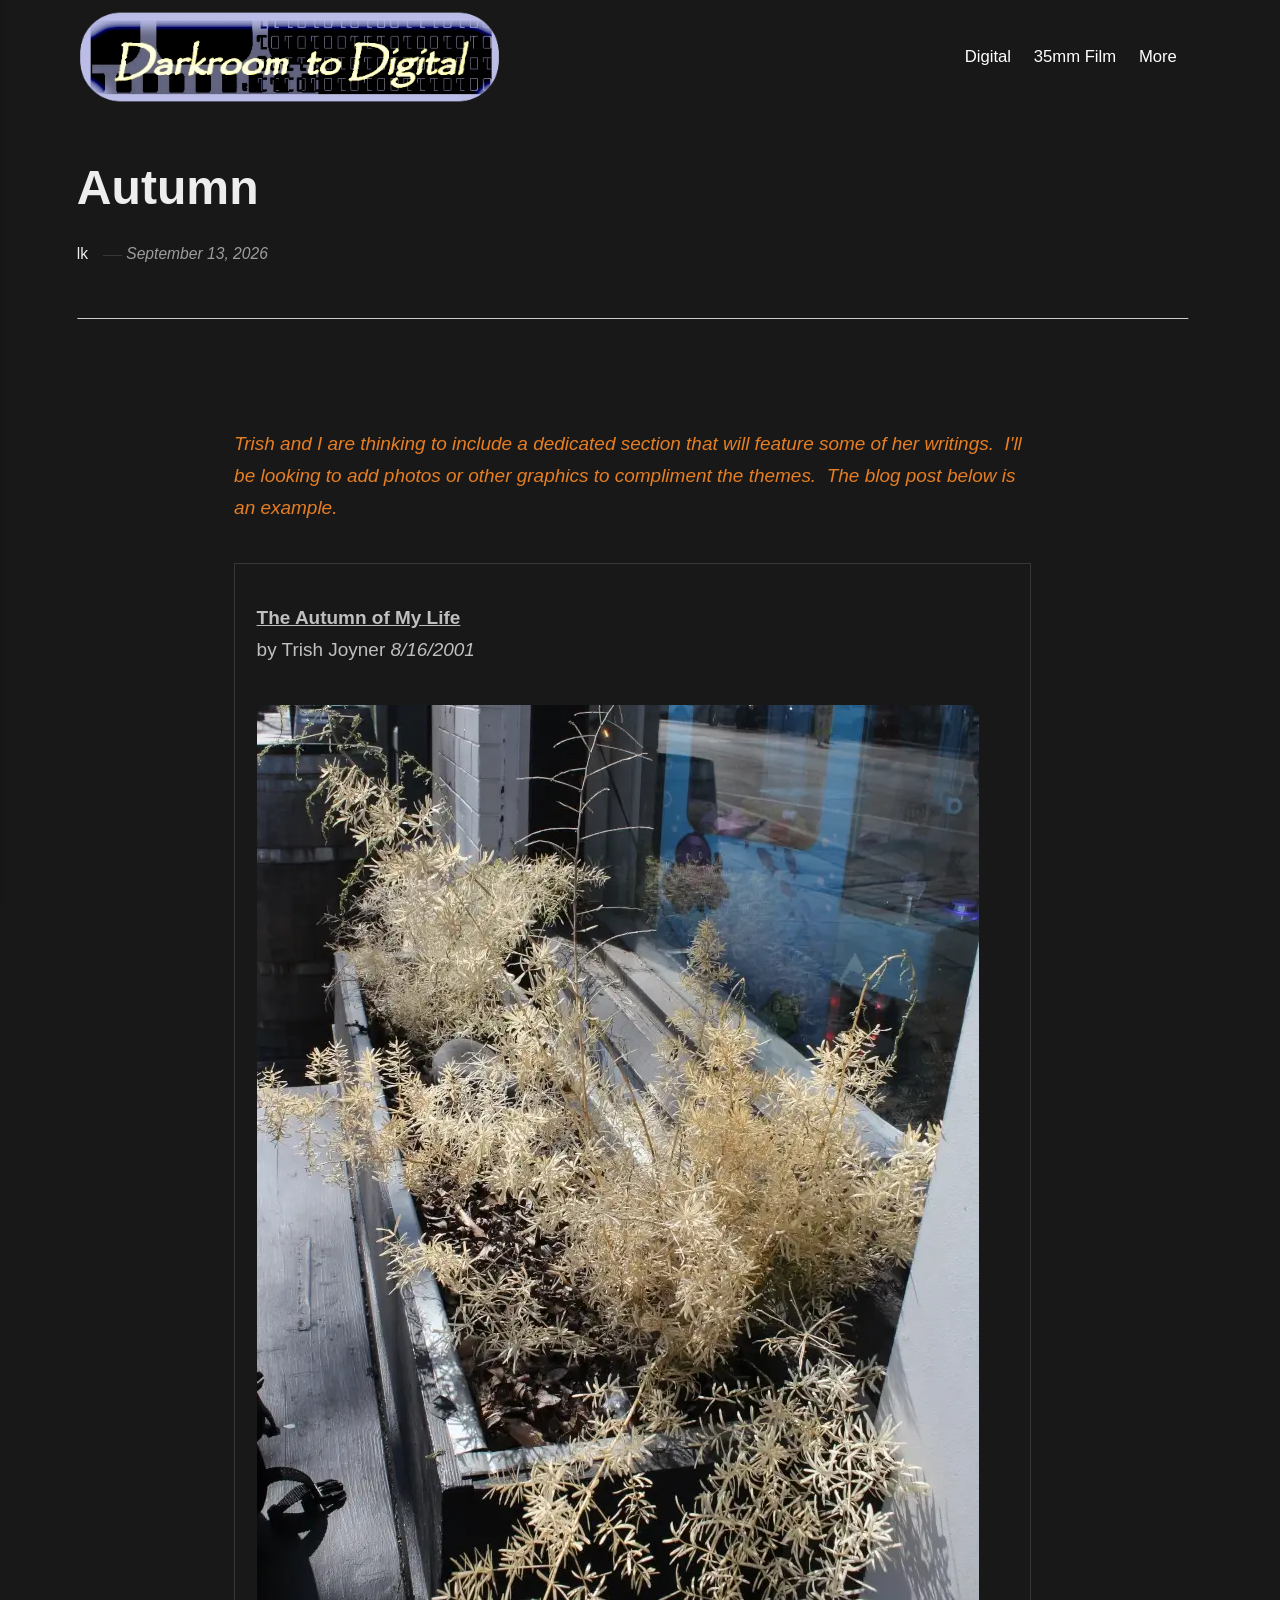
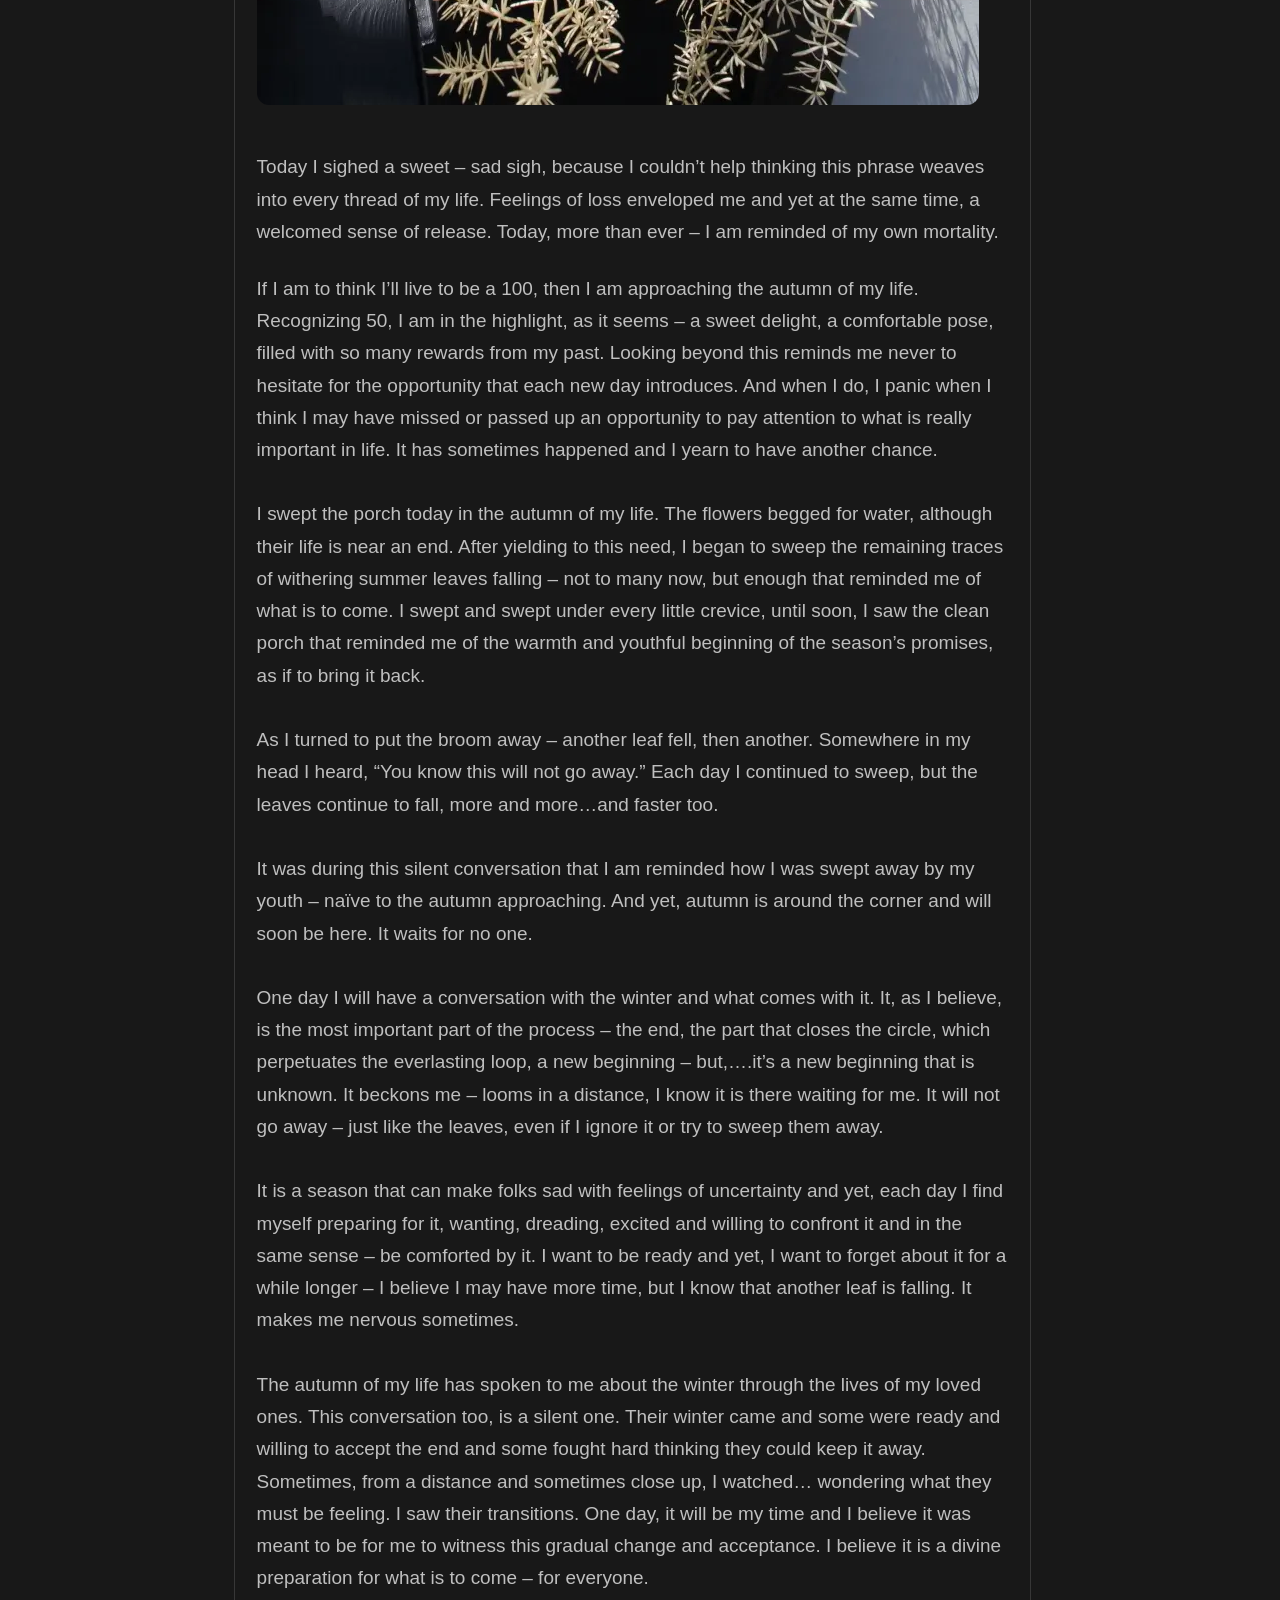
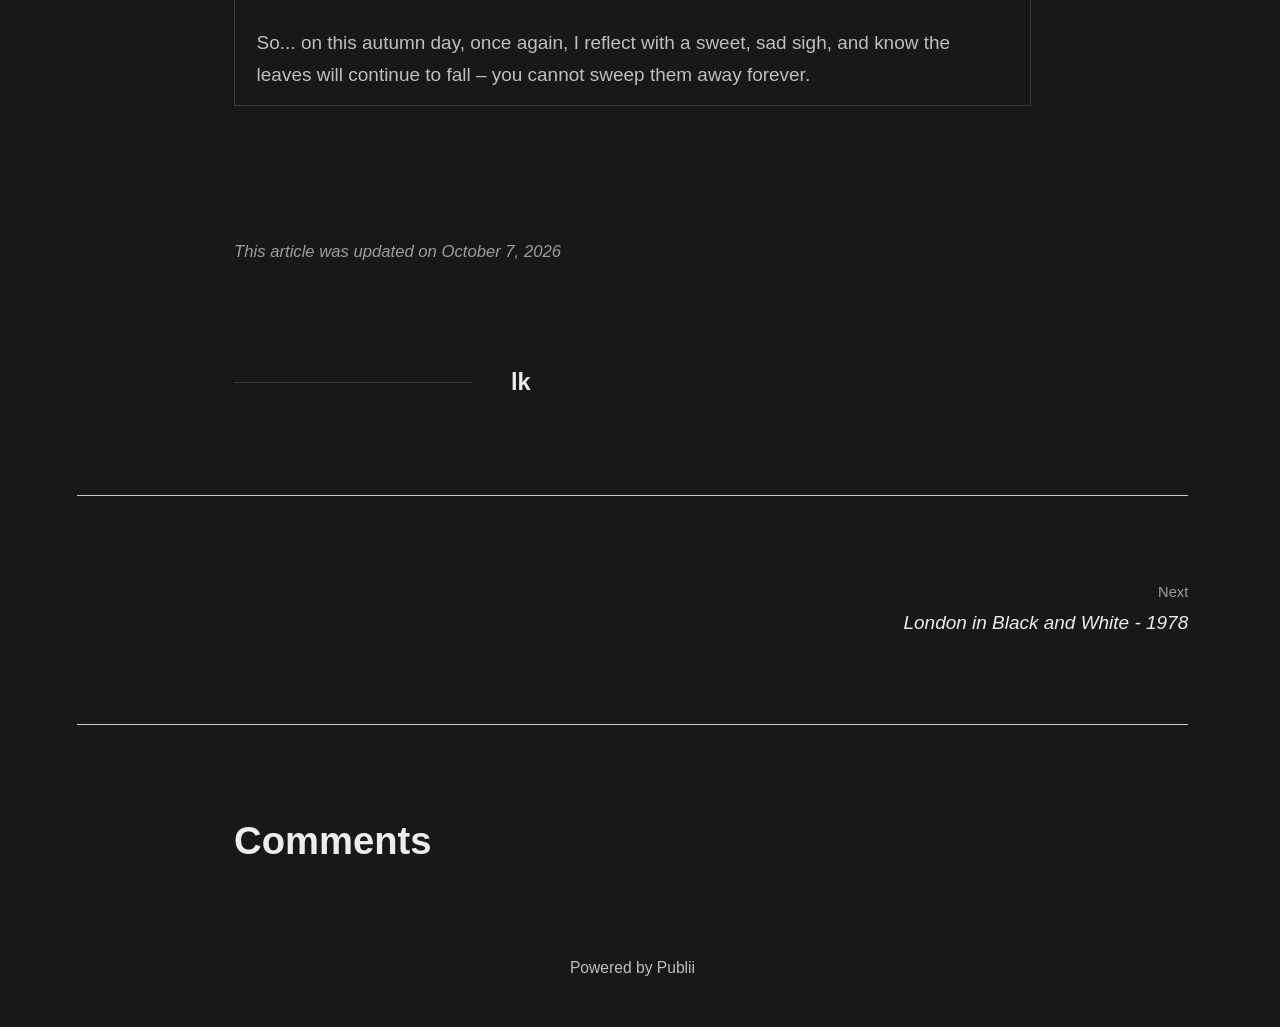
<file: the-autumn-of-my-life.html>
<!DOCTYPE html><html lang="en-gb"><head><meta charset="utf-8"><meta http-equiv="X-UA-Compatible" content="IE=edge"><meta name="viewport" content="width=device-width,initial-scale=1"><title>Autumn - Darkroom 2 Digital</title><meta name="description" content="Trish and I are thinking to include a dedicated section that will feature some of her writings. I&#x27;ll be looking to add photos or other graphics to compliment the themes. The blog post below is an example. The Autumn of My Life by Trish Joyner&amp;hellip;"><meta name="generator" content="Publii Open-Source CMS for Static Site"><link rel="canonical" href="https://lkjjr.github.io/D2D/the-autumn-of-my-life.html"><link rel="alternate" type="application/atom+xml" href="https://lkjjr.github.io/D2D/feed.xml" title="Darkroom 2 Digital - RSS"><link rel="alternate" type="application/json" href="https://lkjjr.github.io/D2D/feed.json" title="Darkroom 2 Digital - JSON"><meta property="og:title" content="Autumn"><meta property="og:image" content="https://lkjjr.github.io/D2D/media/website/logo.webp"><meta property="og:image:width" content="530"><meta property="og:image:height" content="115"><meta property="og:site_name" content="Darkroom 2 Digital"><meta property="og:description" content="Trish and I are thinking to include a dedicated section that will feature some of her writings. I&#x27;ll be looking to add photos or other graphics to compliment the themes. The blog post below is an example. The Autumn of My Life by Trish Joyner&amp;hellip;"><meta property="og:url" content="https://lkjjr.github.io/D2D/the-autumn-of-my-life.html"><meta property="og:type" content="article"><link rel="shortcut icon" href="https://lkjjr.github.io/D2D/media/website/favicon-32x32.png" type="image/x-icon"><link rel="stylesheet" href="https://lkjjr.github.io/D2D/assets/css/style.css?v&#x3D;982ad6829d322a3806605e0cb3ff41ea"><script type="application/ld+json">{"@context":"http://schema.org","@type":"Article","mainEntityOfPage":{"@type":"WebPage","@id":"https://lkjjr.github.io/D2D/the-autumn-of-my-life.html"},"headline":"Autumn","datePublished":"2026-09-13T09:35-04:00","dateModified":"2026-10-07T13:25-04:00","image":{"@type":"ImageObject","url":"https://lkjjr.github.io/D2D/media/website/logo.webp","height":115,"width":530},"description":"Trish and I are thinking to include a dedicated section that will feature some of her writings. I'll be looking to add photos or other graphics to compliment the themes. The blog post below is an example. The Autumn of My Life by Trish Joyner&hellip;","author":{"@type":"Person","name":"lk","url":"https://lkjjr.github.io/D2D/authors/lk/"},"publisher":{"@type":"Organization","name":"lk","logo":{"@type":"ImageObject","url":"https://lkjjr.github.io/D2D/media/website/logo.webp","height":115,"width":530}}}</script><noscript><style>img[loading] {
                    opacity: 1;
                }</style></noscript></head><body class="post-template"><header class="top js-header"><a class="logo" href="https://lkjjr.github.io/D2D/"><img src="https://lkjjr.github.io/D2D/media/website/logo.webp" alt="Darkroom 2 Digital" width="530" height="115"></a><nav class="navbar js-navbar" aria-label="Main"><button class="navbar__toggle js-toggle" aria-label="Menu" aria-haspopup="true" aria-expanded="false"><span class="navbar__toggle-box"><span class="navbar__toggle-inner">Menu</span></span></button><ul class="navbar__menu"><li><a href="https://lkjjr.github.io/D2D/digital-galleries.html" target="_self">Digital</a></li><li><a href="https://lkjjr.github.io/D2D/35mm-galleries.html" target="_self">35mm Film</a></li><li><a href="https://lkjjr.github.io/D2D/links-and-more.html" title="More" target="_self">More</a></li></ul></nav></header><main class="post"><article class="content"><div class="hero hero--noimage"><header class="hero__content"><div class="wrapper"><h1>Autumn</h1><div class="feed__meta content__meta"><a href="https://lkjjr.github.io/D2D/authors/lk/" class="feed__author">lk</a> <time datetime="2026-09-13T09:35" class="feed__date">September 13, 2026</time></div></div></header></div><div class="entry-wrapper content__entry"><p> </p><p><span style="color: #e67e23;"><em>Trish and I are thinking to include a dedicated section that will feature some of her writings.  I'll be looking to add photos or other graphics to compliment the themes.  The blog post below is an example.</em></span></p><table style="border-collapse: collapse; width: 100%;" border="1"><tbody><tr><td style="width: 100%;"><p><span style="text-decoration: underline;"><strong>The Autumn of My Life<br></strong></span>by Trish Joyner <em>8/16/2001</em></p><figure class="post__image"><img loading="lazy" src="https://lkjjr.github.io/D2D/media/posts/1/IMG_0813-2.webp" alt="" width="722" height="1000" sizes="(max-width: 1920px) 100vw, 1920px" srcset="https://lkjjr.github.io/D2D/media/posts/1/responsive/IMG_0813-2-xs.webp 640w, https://lkjjr.github.io/D2D/media/posts/1/responsive/IMG_0813-2-sm.webp 768w, https://lkjjr.github.io/D2D/media/posts/1/responsive/IMG_0813-2-md.webp 1024w, https://lkjjr.github.io/D2D/media/posts/1/responsive/IMG_0813-2-lg.webp 1366w, https://lkjjr.github.io/D2D/media/posts/1/responsive/IMG_0813-2-xl.webp 1600w, https://lkjjr.github.io/D2D/media/posts/1/responsive/IMG_0813-2-2xl.webp 1920w"></figure><br><br>Today I sighed a sweet – sad sigh, because I couldn’t help thinking this phrase weaves into every thread of my life. Feelings of loss enveloped me and yet at the same time, a welcomed sense of release. Today, more than ever – I am reminded of my own mortality.<p></p><p>If I am to think I’ll live to be a 100, then I am approaching the autumn of my life. Recognizing 50, I am in the highlight, as it seems – a sweet delight, a comfortable pose, filled with so many rewards from my past. Looking beyond this reminds me never to hesitate for the opportunity that each new day introduces. And when I do, I panic when I think I may have missed or passed up an opportunity to pay attention to what is really important in life. It has sometimes happened and I yearn to have another chance.<br><br>I swept the porch today in the autumn of my life. The flowers begged for water, although their life is near an end. After yielding to this need, I began to sweep the remaining traces of withering summer leaves falling – not to many now, but enough that reminded me of what is to come. I swept and swept under every little crevice, until soon, I saw the clean porch that reminded me of the warmth and youthful beginning of the season’s promises, as if to bring it back.<br><br>As I turned to put the broom away – another leaf fell, then another. Somewhere in my head I heard, “You know this will not go away.” Each day I continued to sweep, but the leaves continue to fall, more and more…and faster too.<br><br>It was during this silent conversation that I am reminded how I was swept away by my youth – naïve to the autumn approaching. And yet, autumn is around the corner and will soon be here. It waits for no one.<br><br>One day I will have a conversation with the winter and what comes with it. It, as I believe, is the most important part of the process – the end, the part that closes the circle, which perpetuates the everlasting loop, a new beginning – but,….it’s a new beginning that is unknown. It beckons me – looms in a distance, I know it is there waiting for me. It will not go away – just like the leaves, even if I ignore it or try to sweep them away.<br><br>It is a season that can make folks sad with feelings of uncertainty and yet, each day I find myself preparing for it, wanting, dreading, excited and willing to confront it and in the same sense – be comforted by it. I want to be ready and yet, I want to forget about it for a while longer – I believe I may have more time, but I know that another leaf is falling. It makes me nervous sometimes.<br><br>The autumn of my life has spoken to me about the winter through the lives of my loved ones. This conversation too, is a silent one. Their winter came and some were ready and willing to accept the end and some fought hard thinking they could keep it away. Sometimes, from a distance and sometimes close up, I watched… wondering what they must be feeling. I saw their transitions. One day, it will be my time and I believe it was meant to be for me to witness this gradual change and acceptance. I believe it is a divine preparation for what is to come – for everyone.<br><br>So... on this autumn day, once again, I reflect with a sweet, sad sigh, and know the leaves will continue to fall – you cannot sweep them away forever. </p></td></tr></tbody></table><p> </p></div><footer class="content__footer"><div class="entry-wrapper"><p class="content__updated">This article was updated on October 7, 2026</p><div class="content__actions"></div><div class="content__bio bio"><div><h3 class="h4 bio__name"><a href="https://lkjjr.github.io/D2D/authors/lk/" rel="author">lk</a></h3></div></div></div><nav class="content__nav"><div class="wrapper"><div class="content__nav-inner"><div class="content__nav-next"><a href="https://lkjjr.github.io/D2D/london-in-balck-and-white-1977.html" class="content__nav-link" rel="next"><div><span>Next</span> London in Black and White - 1978</div></a></div></div></div></nav></footer></article><div class="content__comments"><div class="entry-wrapper"><div class="comments"><div class="comments-wrapper"><h2>Comments</h2><div id="echothread" data-echothread-comments="" data-api-key="SxR-hz58ZSLhL2H374EnqhXuR4dEr_gXBNNVcfQqB1Y" data-accent-color="#4f46e5" data-auth-button-style="labelled" data-font-size="14px" data-radius="8px" data-mobile-gap="6px" data-mobile-avatar-size="28px" data-identifier="post-1" data-page-url="https://lkjjr.github.io/D2D/the-autumn-of-my-life.html" data-page-title="Autumn" data-font="system"></div><noscript>Turn on JavaScript to view and post comments.</noscript></div></div><script>(function () {
				var target = document.querySelector('#echothread[data-echothread-comments]');
				var loadEchoThread = function () {
					if (document.querySelector('script[data-echothread-comments-loader], script[src="https://cdn.echothread.io/widget.js"]')) {
						return;
					}

					var script = document.createElement('script');
					script.async = true;
					script.src = 'https://cdn.echothread.io/widget.js';
					script.setAttribute('data-echothread-comments-loader', '');
					(document.head || document.body).appendChild(script);
				};

				if (true && target && 'IntersectionObserver' in window) {
					var observer = new IntersectionObserver(function (entries) {
						for (var i = 0; i < entries.length; i++) {
							if (entries[i].isIntersecting) {
								observer.disconnect();
								loadEchoThread();
								break;
							}
						}
					}, { rootMargin: '200px 0px' });

					observer.observe(target);
				} else {
					loadEchoThread();
				}
			}());</script></div></div></main><footer class="footer footer--glued"><div class="wrapper"><div class="footer__copyright"><p>Powered by Publii</p></div><button id="backToTop" class="footer__bttop" aria-label="Back to top" title="Back to top"><svg width="20" height="20"><use xlink:href="https://lkjjr.github.io/D2D/assets/svg/svg-map.svg#toparrow"/></svg></button></div></footer><script defer="defer" src="https://lkjjr.github.io/D2D/assets/js/scripts.min.js?v&#x3D;548663b90e1600fd2c2dd54433d04b71"></script><script>window.publiiThemeMenuConfig={mobileMenuMode:'sidebar',animationSpeed:300,submenuWidth: 'auto',doubleClickTime:500,mobileMenuExpandableSubmenus:true,relatedContainerForOverlayMenuSelector:'.top'};</script><script>var images = document.querySelectorAll('img[loading]');
        for (var i = 0; i < images.length; i++) {
            if (images[i].complete) {
                images[i].classList.add('is-loaded');
            } else {
                images[i].addEventListener('load', function () {
                    this.classList.add('is-loaded');
                }, false);
            }
        }</script></body></html>
</file>
